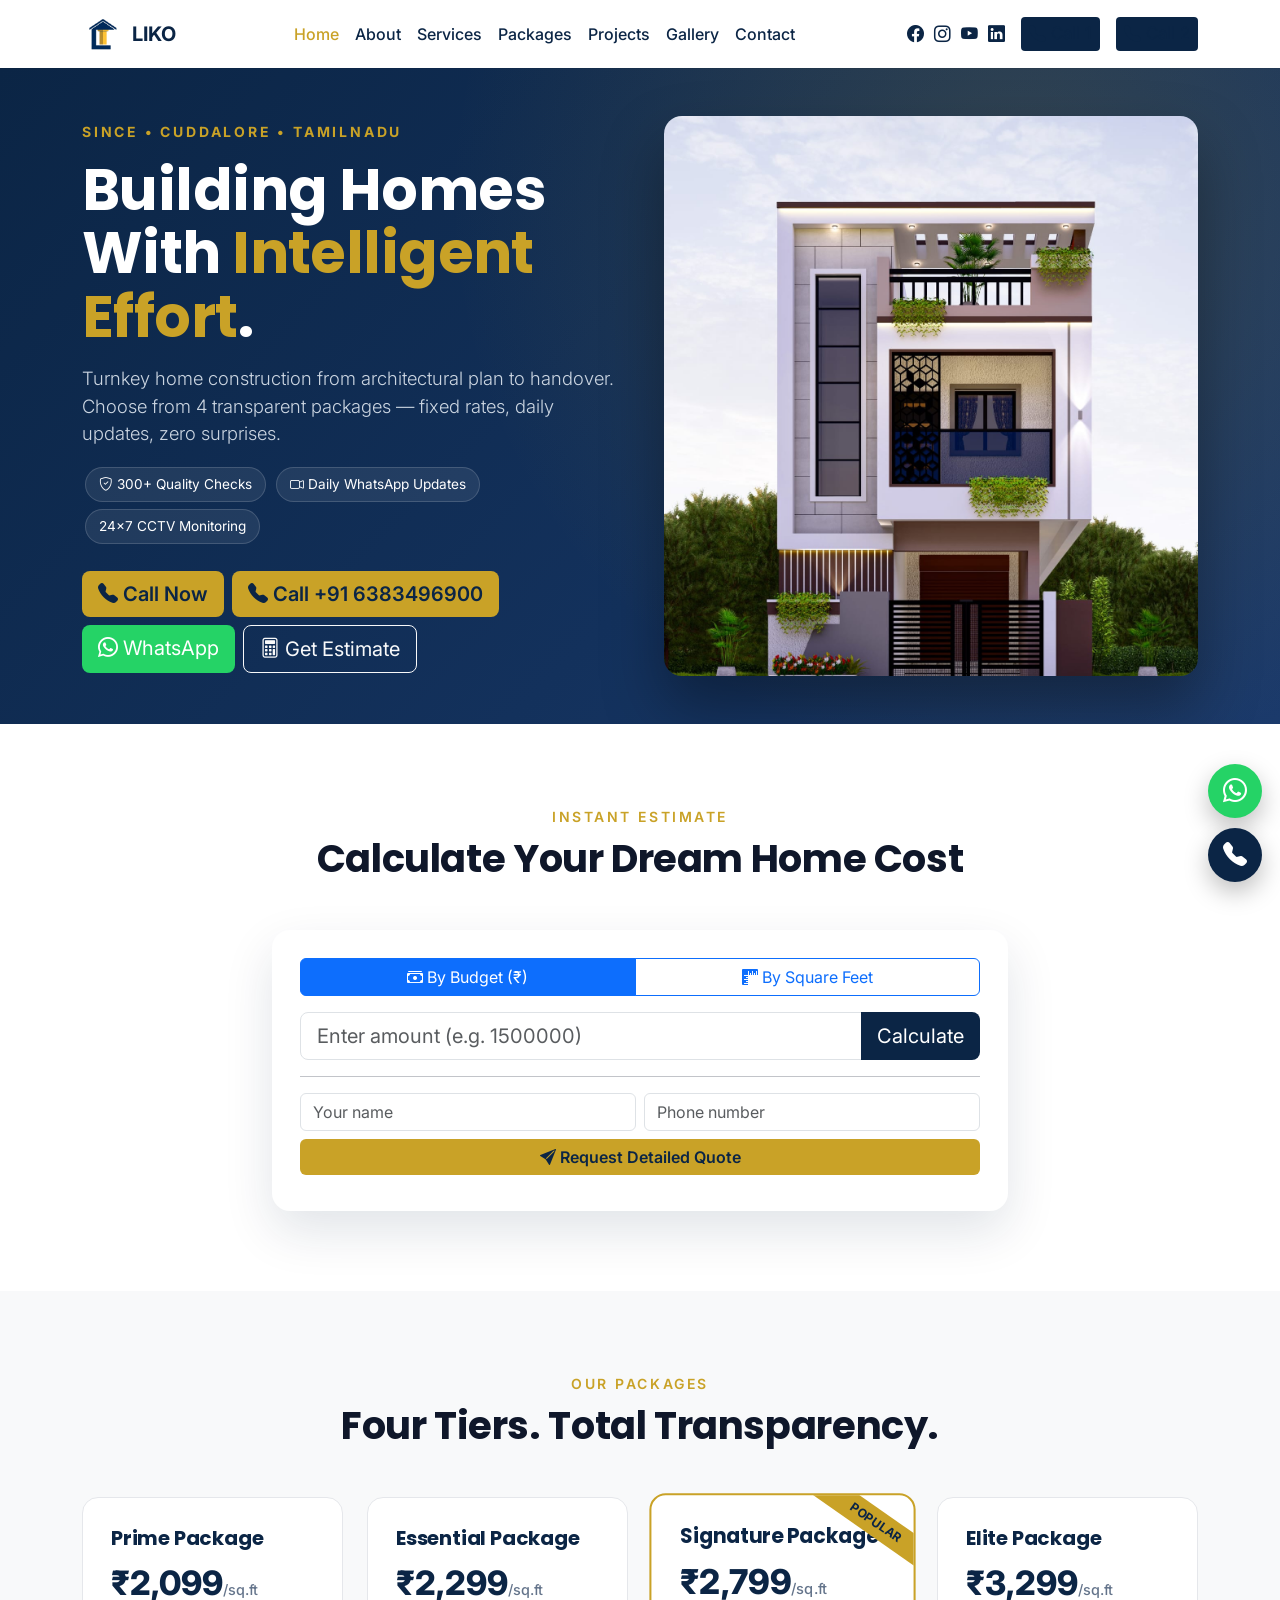
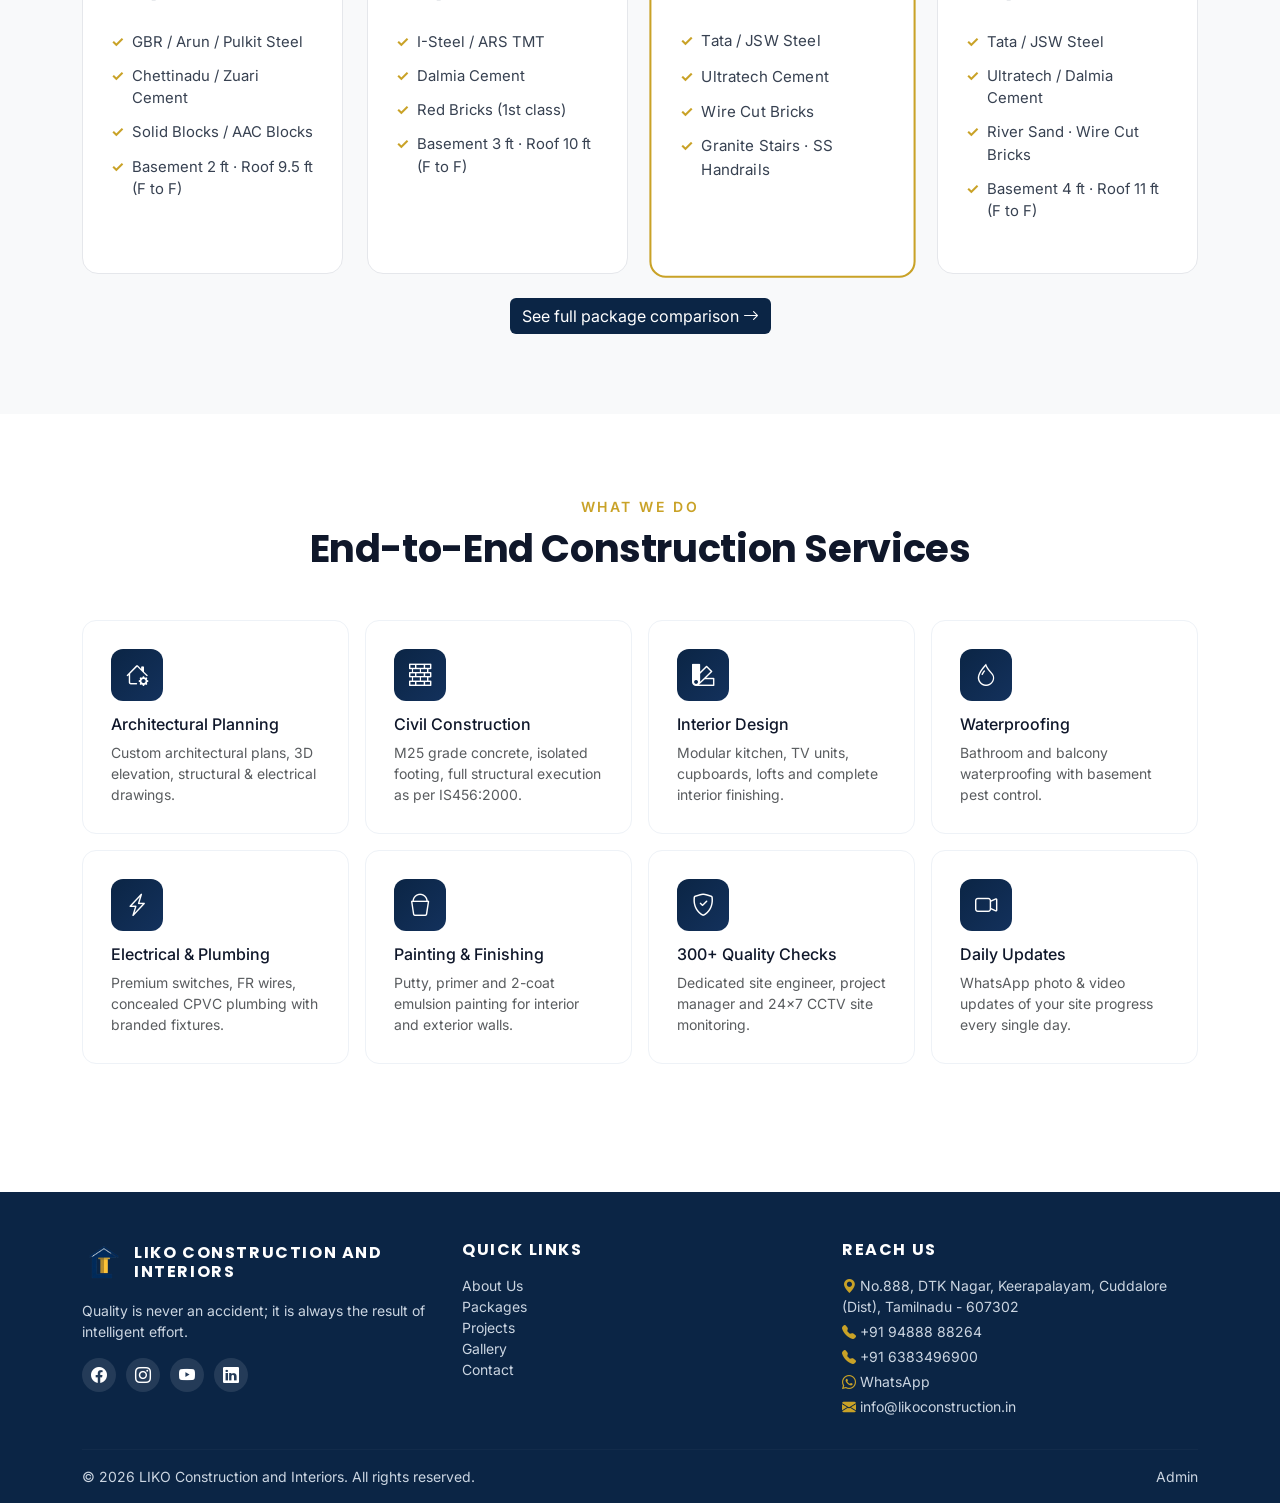
<file: index.html>
<!doctype html>
<html lang="en">
<head>
<meta charset="utf-8">
<meta name="viewport" content="width=device-width,initial-scale=1">
<title>LIKO Construction & Interiors | Home Builders in Cuddalore, Tamilnadu</title>
<meta name="description" content="LIKO Construction offers turnkey home construction in Cuddalore with 4 transparent packages: Prime, Essential, Signature, Elite. Get instant cost estimate.">
<link rel="icon" href="images/favicon.png" type="image/png">
<link href="https://cdn.jsdelivr.net/npm/bootstrap@5.3.3/dist/css/bootstrap.min.css" rel="stylesheet">
<link href="https://cdn.jsdelivr.net/npm/bootstrap-icons@1.11.3/font/bootstrap-icons.css" rel="stylesheet">
<link href="https://fonts.googleapis.com/css2?family=Inter:wght@400;500;600;700&family=Poppins:wght@500;600;700;800&display=swap" rel="stylesheet">
<link rel="stylesheet" href="css/styles.css">
<link rel="canonical" href="./index.html">
<meta property="og:title" content="LIKO Construction & Interiors">
<meta property="og:description" content="Turnkey home builders in Cuddalore. 4 packages starting at ₹2099/sq.ft.">
<meta property="og:image" content="images/elevation.jpeg">
</head>
<body>
<div id="site-header"></div>

<section class="hero">
  <div class="container py-5">
    <div class="row align-items-center g-5">
      <div class="col-lg-6">
        <small class="text-gold fw-bold" style="letter-spacing:.2em">SINCE • CUDDALORE • TAMILNADU</small>
        <h1 class="mt-3">Building Homes With <span class="text-gold">Intelligent Effort</span>.</h1>
        <p class="lead mt-3">Turnkey home construction from architectural plan to handover. Choose from 4 transparent packages — fixed rates, daily updates, zero surprises.</p>
        <div class="hero-badges mb-4">
          <span><i class="bi bi-shield-check"></i> 300+ Quality Checks</span>
          <span><i class="bi bi-camera-video"></i> Daily WhatsApp Updates</span>
          <span><i class="bi bi-cctv"></i> 24x7 CCTV Monitoring</span>
        </div>
        <div class="d-flex flex-wrap gap-2">
          <a id="heroCall" class="btn btn-gold btn-lg"><i class="bi bi-telephone-fill"></i> Call Now</a>
          <a id="heroCall2" class="btn btn-gold btn-lg d-none"><i class="bi bi-telephone-fill"></i> Call</a>
          <a href="https://wa.me/919488888264" class="btn btn-whatsapp btn-lg"><i class="bi bi-whatsapp"></i> WhatsApp</a>
          <a href="#estimate" class="btn btn-outline-light btn-lg"><i class="bi bi-calculator"></i> Get Estimate</a>
        </div>
      </div>
      <div class="col-lg-6">
        <img class="hero-img" src="images/elevation.jpeg" alt="Modern G+1 house elevation design by LIKO Construction" loading="eager">
      </div>
    </div>
  </div>
</section>

<section class="section" id="estimate">
  <div class="container">
    <div class="section-title text-center">
      <small>Instant Estimate</small>
      <h2>Calculate Your Dream Home Cost</h2>
    </div>
    <div class="row justify-content-center">
      <div class="col-lg-8">
        <div class="estimate-box">
          <div class="btn-group w-100 mb-3" role="group">
            <input type="radio" class="btn-check" name="emode" id="m1" value="budget" checked>
            <label class="btn btn-outline-primary" for="m1"><i class="bi bi-cash-stack"></i> By Budget (₹)</label>
            <input type="radio" class="btn-check" name="emode" id="m2" value="sqft">
            <label class="btn btn-outline-primary" for="m2"><i class="bi bi-rulers"></i> By Square Feet</label>
          </div>
          <div class="input-group input-group-lg">
            <input id="eval" type="number" class="form-control" placeholder="Enter amount (e.g. 1500000)" min="1">
            <button class="btn btn-brand" id="ebtn">Calculate</button>
          </div>
          <div id="eresult" class="estimate-result d-none"></div>
          <hr>
          <form id="leadForm" class="row g-2">
            <div class="col-md-6"><input required class="form-control" name="name" placeholder="Your name"></div>
            <div class="col-md-6"><input required class="form-control" name="phone" placeholder="Phone number"></div>
            <div class="col-12"><button class="btn btn-gold w-100"><i class="bi bi-send-fill"></i> Request Detailed Quote</button></div>
          </form>
          <div id="leadMsg" class="small mt-2"></div>
        </div>
      </div>
    </div>
  </div>
</section>

<section class="section bg-light" id="packages-preview">
  <div class="container">
    <div class="section-title text-center">
      <small>Our Packages</small>
      <h2>Four Tiers. Total Transparency.</h2>
    </div>
    <div class="row g-4" id="pkgRow"></div>
    <div class="text-center mt-4"><a href="packages.html" class="btn btn-brand">See full package comparison <i class="bi bi-arrow-right"></i></a></div>
  </div>
</section>

<section class="section">
  <div class="container">
    <div class="section-title text-center">
      <small>What We Do</small>
      <h2>End-to-End Construction Services</h2>
    </div>
    <div class="row g-3" id="svcRow"></div>
  </div>
</section>

<div id="site-footer"></div>
<script src="https://cdn.jsdelivr.net/npm/bootstrap@5.3.3/dist/js/bootstrap.bundle.min.js"></script>
<script src="js/app.js"></script>
<script>
(async()=>{
  const site = await mountChrome('index');
  // packages preview
  document.getElementById('pkgRow').innerHTML = renderPackageCards(site.packages, {limit:4});
  document.getElementById('svcRow').innerHTML = renderServices(site.services);
  const heroCall = document.getElementById('heroCall');
  const heroCall2 = document.getElementById('heroCall2');
  if(heroCall){
    heroCall.href = `tel:${site.phoneRaw}`;
  }
  if(heroCall2){
    if(site.phone2Raw && site.phone2){
      heroCall2.href = `tel:${site.phone2Raw}`;
      heroCall2.innerHTML = `<i class="bi bi-telephone-fill"></i> Call ${site.phone2}`;
      heroCall2.classList.remove('d-none');
    } else {
      heroCall2.classList.add('d-none');
    }
  }
  // estimate
  document.getElementById('ebtn').addEventListener('click',()=>{document.getElementById('eresult').classList.remove('d-none');renderEstimate(site);});
  document.getElementById('eval').addEventListener('keypress',e=>{if(e.key==='Enter')document.getElementById('ebtn').click()});
  document.getElementById('leadForm').addEventListener('submit',e=>{
    e.preventDefault();const fd=new FormData(e.target);
    saveEstimateRequest({name:fd.get('name'),phone:fd.get('phone'),value:document.getElementById('eval').value,mode:document.querySelector('input[name="emode"]:checked').value});
    document.getElementById('leadMsg').innerHTML='<span class="text-success">✓ Request received! Our team will contact you soon.</span>';
    e.target.reset();
  });
})();
</script>
</body></html>
</file>
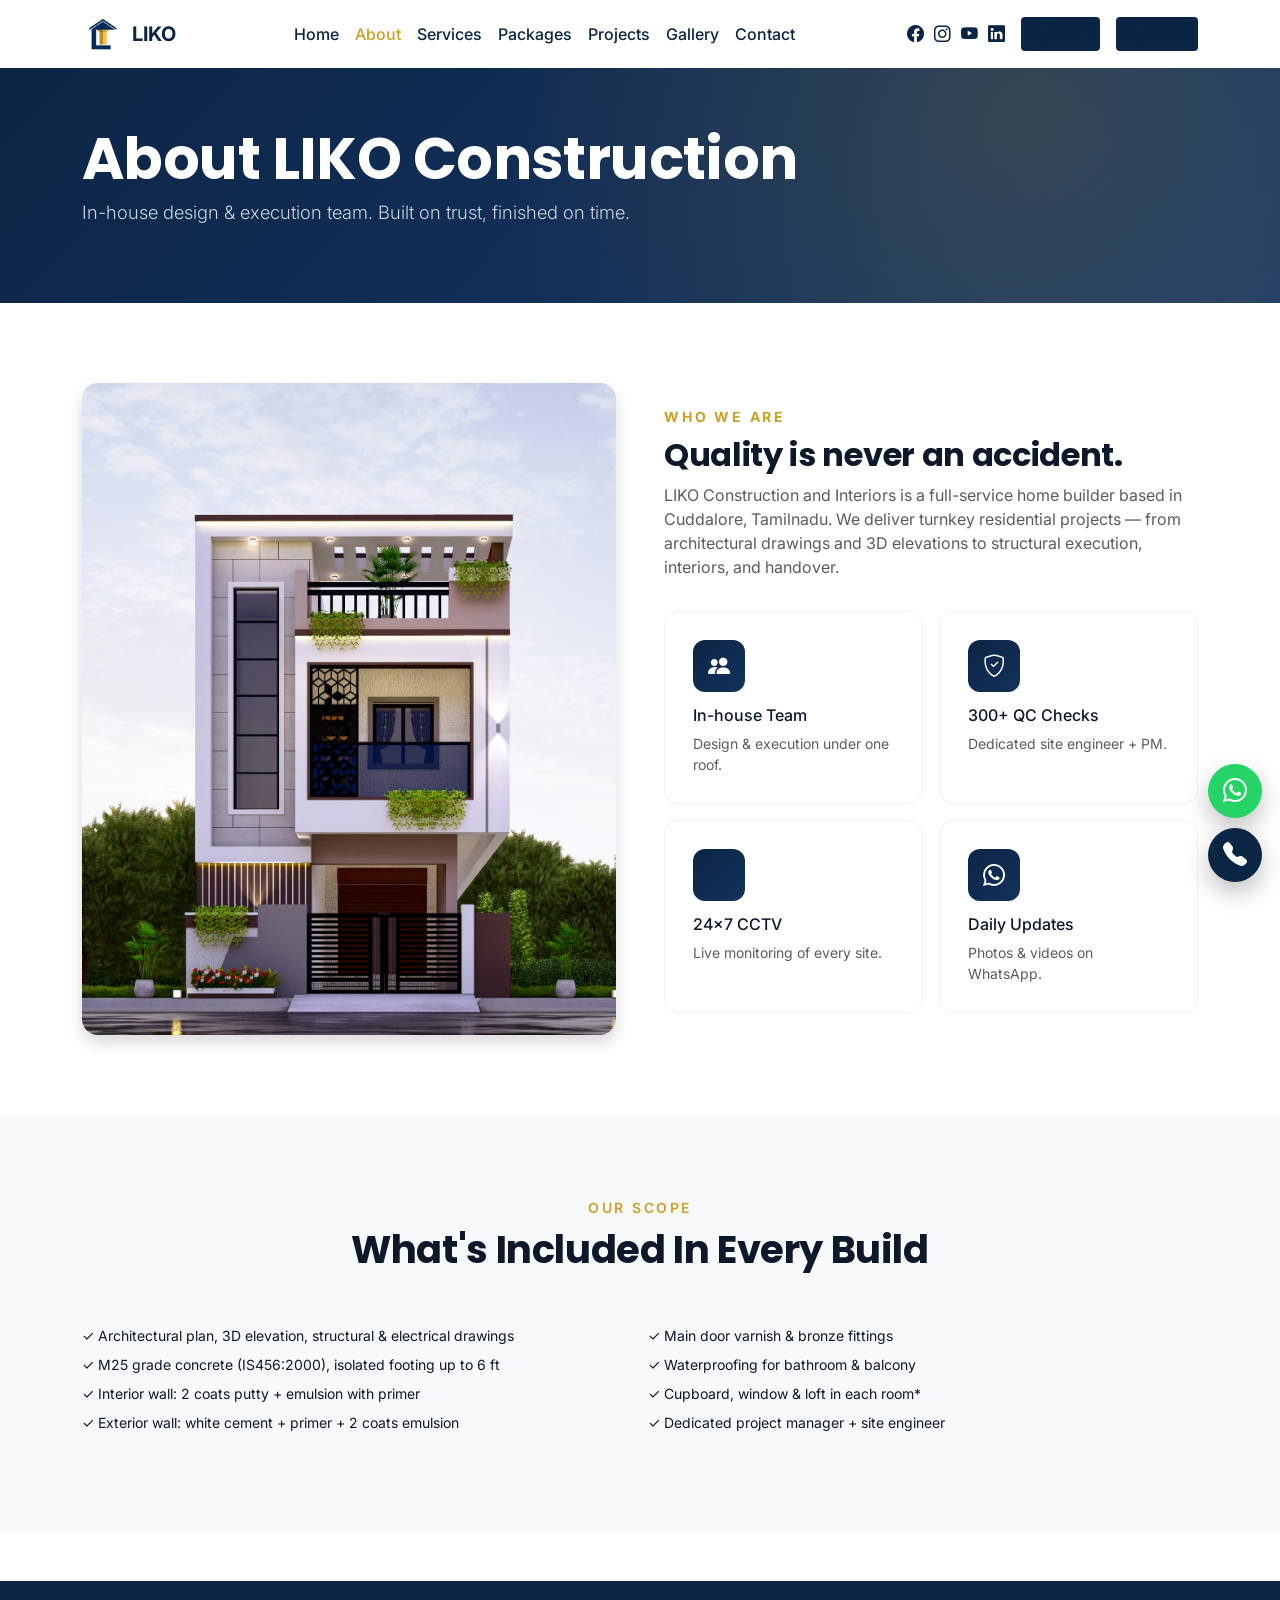
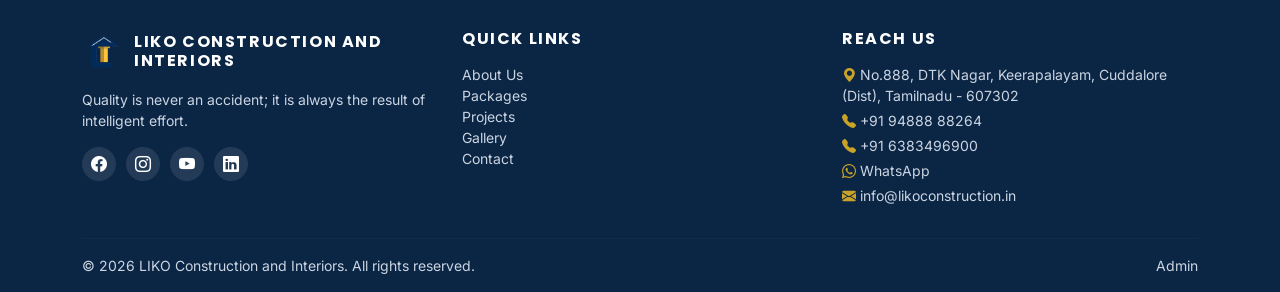
<file: about.html>
<!doctype html><html lang="en"><head>
<meta charset="utf-8"><meta name="viewport" content="width=device-width,initial-scale=1">
<title>About | LIKO Construction & Interiors</title>
<meta name="description" content="LIKO Construction is a Cuddalore-based home builder delivering quality turnkey homes with in-house design and execution teams.">
<link rel="icon" href="images/favicon.png">
<link href="https://cdn.jsdelivr.net/npm/bootstrap@5.3.3/dist/css/bootstrap.min.css" rel="stylesheet">
<link href="https://cdn.jsdelivr.net/npm/bootstrap-icons@1.11.3/font/bootstrap-icons.css" rel="stylesheet">
<link href="https://fonts.googleapis.com/css2?family=Inter:wght@400;500;600;700&family=Poppins:wght@500;600;700;800&display=swap" rel="stylesheet">
<link rel="stylesheet" href="css/styles.css"></head><body>
<div id="site-header"></div>
<section class="hero" style="padding:60px 0"><div class="container"><h1>About LIKO Construction</h1><p class="lead">In-house design & execution team. Built on trust, finished on time.</p></div></section>
<section class="section"><div class="container">
<div class="row g-5 align-items-center">
<div class="col-lg-6"><img src="images/elevation.jpeg" class="img-fluid rounded-4 shadow" alt="LIKO project"></div>
<div class="col-lg-6">
<small class="text-gold fw-bold" style="letter-spacing:.2em">WHO WE ARE</small>
<h2 class="mt-2">Quality is never an accident.</h2>
<p class="text-muted">LIKO Construction and Interiors is a full-service home builder based in Cuddalore, Tamilnadu. We deliver turnkey residential projects — from architectural drawings and 3D elevations to structural execution, interiors, and handover.</p>
<div class="row g-3 mt-2">
<div class="col-6"><div class="feature-card"><div class="ic"><i class="bi bi-people-fill"></i></div><h6>In-house Team</h6><p class="small text-muted mb-0">Design & execution under one roof.</p></div></div>
<div class="col-6"><div class="feature-card"><div class="ic"><i class="bi bi-shield-check"></i></div><h6>300+ QC Checks</h6><p class="small text-muted mb-0">Dedicated site engineer + PM.</p></div></div>
<div class="col-6"><div class="feature-card"><div class="ic"><i class="bi bi-cctv"></i></div><h6>24x7 CCTV</h6><p class="small text-muted mb-0">Live monitoring of every site.</p></div></div>
<div class="col-6"><div class="feature-card"><div class="ic"><i class="bi bi-whatsapp"></i></div><h6>Daily Updates</h6><p class="small text-muted mb-0">Photos & videos on WhatsApp.</p></div></div>
</div></div></div>
</div></section>
<section class="section bg-light"><div class="container">
<div class="section-title text-center"><small>Our Scope</small><h2>What's Included In Every Build</h2></div>
<div class="row g-3">
<div class="col-md-6"><ul class="list-unstyled small">
<li class="py-1">✓ Architectural plan, 3D elevation, structural & electrical drawings</li>
<li class="py-1">✓ M25 grade concrete (IS456:2000), isolated footing up to 6 ft</li>
<li class="py-1">✓ Interior wall: 2 coats putty + emulsion with primer</li>
<li class="py-1">✓ Exterior wall: white cement + primer + 2 coats emulsion</li>
</ul></div>
<div class="col-md-6"><ul class="list-unstyled small">
<li class="py-1">✓ Main door varnish & bronze fittings</li>
<li class="py-1">✓ Waterproofing for bathroom & balcony</li>
<li class="py-1">✓ Cupboard, window & loft in each room*</li>
<li class="py-1">✓ Dedicated project manager + site engineer</li>
</ul></div></div>
</div></section>
<div id="site-footer"></div>
<script src="https://cdn.jsdelivr.net/npm/bootstrap@5.3.3/dist/js/bootstrap.bundle.min.js"></script>
<script src="js/app.js"></script><script>mountChrome('about');</script>
</body></html>
</file>
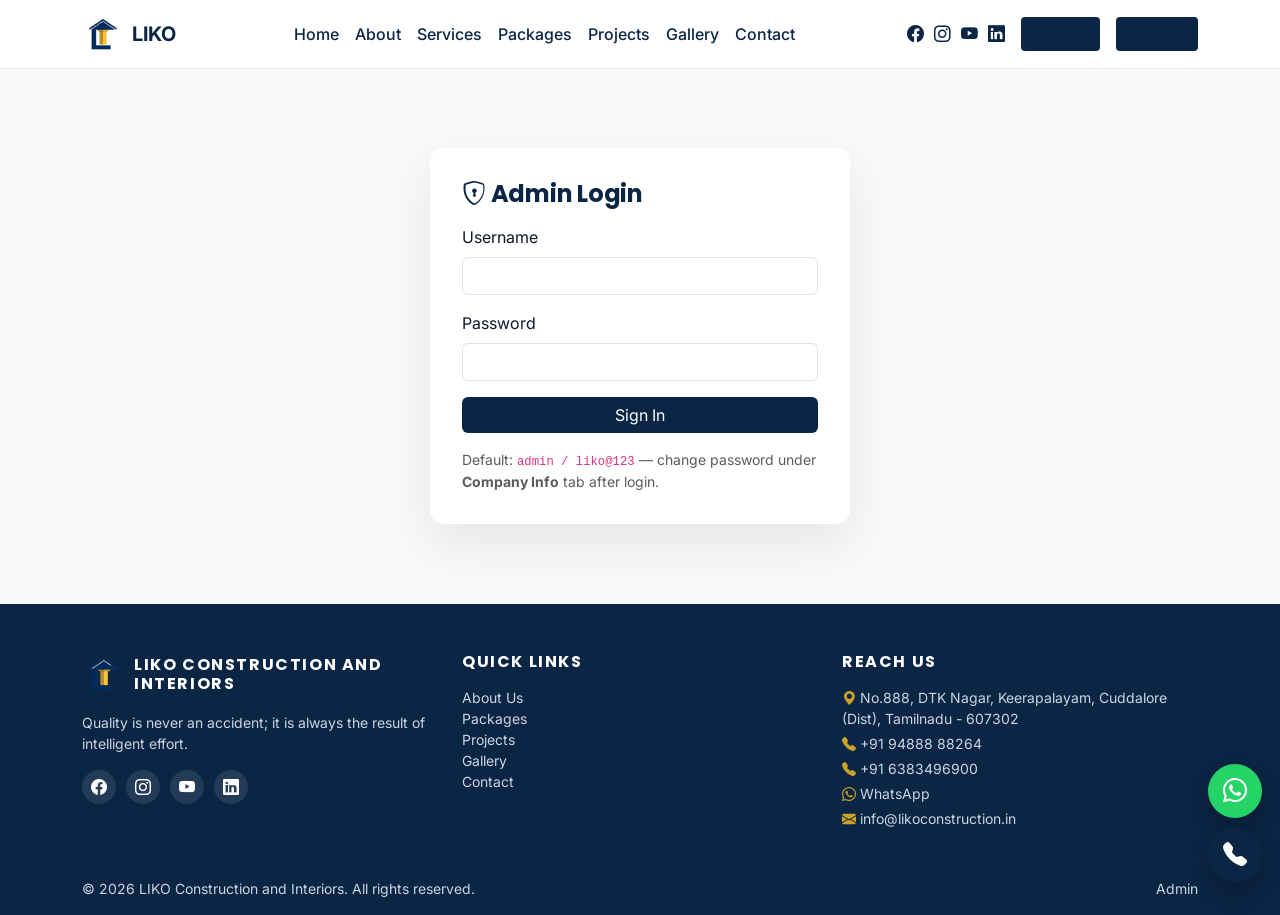
<file: admin.html>
<!doctype html><html lang="en"><head>
<meta charset="utf-8"><meta name="viewport" content="width=device-width,initial-scale=1">
<title>Admin | LIKO Construction</title>
<meta name="robots" content="noindex">
<link rel="icon" href="images/favicon.png">
<link href="https://cdn.jsdelivr.net/npm/bootstrap@5.3.3/dist/css/bootstrap.min.css" rel="stylesheet">
<link href="https://cdn.jsdelivr.net/npm/bootstrap-icons@1.11.3/font/bootstrap-icons.css" rel="stylesheet">
<link href="https://fonts.googleapis.com/css2?family=Inter:wght@400;500;600;700&family=Poppins:wght@500;600;700;800&display=swap" rel="stylesheet">
<link rel="stylesheet" href="css/styles.css"></head><body class="bg-light">
<div id="site-header"></div>

<div id="loginView" class="d-none">
  <div class="admin-card">
    <h4 class="text-brand mb-3"><i class="bi bi-shield-lock"></i> Admin Login</h4>
    <form id="loginForm">
      <div class="mb-3"><label class="form-label">Username</label><input required class="form-control" name="u" autocomplete="username"></div>
      <div class="mb-3"><label class="form-label">Password</label><input required type="password" class="form-control" name="p" autocomplete="current-password"></div>
      <button class="btn btn-brand w-100">Sign In</button>
      <div id="loginErr" class="small text-danger mt-2"></div>
    </form>
    <p class="small text-muted mt-3 mb-0">Default: <code>admin / liko@123</code> — change password under <strong>Company Info</strong> tab after login.</p>
  </div>
</div>

<div id="panelView" class="d-none container py-5">
  <div class="d-flex flex-wrap justify-content-between align-items-center gap-2 mb-4">
    <div>
      <h3 class="text-brand m-0"><i class="bi bi-speedometer2"></i> Admin Panel</h3>
      <p class="small text-muted mb-0">Edit everything here — saved in your browser automatically. No coding needed.</p>
    </div>
    <div class="d-flex flex-wrap gap-2">
      <button class="btn btn-outline-secondary btn-sm" id="exportSite"><i class="bi bi-download"></i> Export Backup</button>
      <label class="btn btn-outline-secondary btn-sm mb-0"><i class="bi bi-upload"></i> Import Backup
        <input type="file" id="importSite" accept=".json" hidden></label>
      <button class="btn btn-outline-secondary btn-sm" id="resetBtn"><i class="bi bi-arrow-counterclockwise"></i> Reset to JSON</button>
      <button class="btn btn-outline-danger btn-sm" id="logoutBtn"><i class="bi bi-box-arrow-right"></i> Logout</button>
    </div>
  </div>

  <div class="alert alert-info small py-2">
    <i class="bi bi-info-circle"></i> Changes save to <strong>localStorage</strong> on this browser only. Use <strong>Export Backup</strong> to copy data to another PC. Click <strong>Reset to JSON</strong> to reload defaults from file.
  </div>

  <ul class="nav nav-tabs flex-nowrap overflow-auto mb-3 admin-tabs">
    <li class="nav-item"><button class="nav-link active" data-bs-toggle="tab" data-bs-target="#t-pkg">Prices</button></li>
    <li class="nav-item"><button class="nav-link" data-bs-toggle="tab" data-bs-target="#t-spec">Specifications</button></li>
    <li class="nav-item"><button class="nav-link" data-bs-toggle="tab" data-bs-target="#t-svc">Services</button></li>
    <li class="nav-item"><button class="nav-link" data-bs-toggle="tab" data-bs-target="#t-addon">Add-ons</button></li>
    <li class="nav-item"><button class="nav-link" data-bs-toggle="tab" data-bs-target="#t-co">Company Info</button></li>
    <li class="nav-item"><button class="nav-link" data-bs-toggle="tab" data-bs-target="#t-req">Estimates</button></li>
    <li class="nav-item"><button class="nav-link" data-bs-toggle="tab" data-bs-target="#t-prj">Projects</button></li>
    <li class="nav-item"><button class="nav-link" data-bs-toggle="tab" data-bs-target="#t-gal">Gallery</button></li>
  </ul>

  <div class="tab-content bg-white p-4 rounded shadow-sm">
    <div class="tab-pane fade show active" id="t-pkg">
      <h5>Package Rates</h5>
      <p class="small text-muted">Update per-sq.ft prices shown on the website and estimate calculator.</p>
      <div id="pkgEdit" class="row g-3"></div>
      <button class="btn btn-brand mt-3" id="savePkg"><i class="bi bi-check-lg"></i> Save Prices</button>
      <span id="pkgMsg" class="ms-2 small text-success"></span>
    </div>

    <div class="tab-pane fade" id="t-spec">
      <div class="d-flex justify-content-between align-items-center flex-wrap gap-2">
        <div>
          <h5 class="mb-1">Package Specifications</h5>
          <p class="small text-muted mb-0">Edit the detailed comparison table — cement, plastering, tiles, heights, etc.</p>
        </div>
        <button class="btn btn-brand btn-sm" id="saveSpec"><i class="bi bi-check-lg"></i> Save All Specs</button>
      </div>
      <span id="specMsg" class="small text-success d-block mt-1"></span>
      <div id="specEdit" class="mt-3"></div>
    </div>

    <div class="tab-pane fade" id="t-svc">
      <div class="d-flex justify-content-between align-items-center mb-3">
        <h5 class="m-0">Services</h5>
        <div>
          <button class="btn btn-outline-brand btn-sm" id="addSvc"><i class="bi bi-plus-lg"></i> Add Service</button>
          <button class="btn btn-brand btn-sm" id="saveSvc"><i class="bi bi-check-lg"></i> Save</button>
        </div>
      </div>
      <span id="svcMsg" class="small text-success"></span>
      <div id="svcEdit" class="mt-2"></div>
    </div>

    <div class="tab-pane fade" id="t-addon">
      <div class="d-flex justify-content-between align-items-center mb-3">
        <h5 class="m-0">Optional Add-ons</h5>
        <div>
          <button class="btn btn-outline-brand btn-sm" id="addAddon"><i class="bi bi-plus-lg"></i> Add</button>
          <button class="btn btn-brand btn-sm" id="saveAddon"><i class="bi bi-check-lg"></i> Save</button>
        </div>
      </div>
      <span id="addonMsg" class="small text-success"></span>
      <div id="addonEdit" class="mt-2"></div>
    </div>

    <div class="tab-pane fade" id="t-co">
      <h5>Company & Contact</h5>
      <p class="small text-muted">Phone, address, social links and admin password.</p>
      <form id="companyForm" onsubmit="return false"></form>
      <button class="btn btn-brand mt-3" id="saveCompany"><i class="bi bi-check-lg"></i> Save Company Info</button>
      <span id="coMsg" class="ms-2 small text-success"></span>
    </div>

    <div class="tab-pane fade" id="t-req">
      <div class="d-flex justify-content-between align-items-center flex-wrap gap-2">
        <h5 class="m-0">Estimate Requests</h5>
        <div>
          <button class="btn btn-outline-secondary btn-sm" id="exportReq"><i class="bi bi-download"></i> Export JSON</button>
          <button class="btn btn-outline-danger btn-sm" id="clearReq">Clear All</button>
        </div>
      </div>
      <div id="reqList" class="mt-3"></div>
    </div>

    <div class="tab-pane fade" id="t-prj">
      <div class="d-flex justify-content-between align-items-center flex-wrap gap-2 mb-3">
        <div>
          <h5 class="m-0">Projects</h5>
          <p class="small text-muted mb-0">House plans, elevations and completed work — image path, title & description.</p>
        </div>
        <button class="btn btn-brand btn-sm" id="savePrj"><i class="bi bi-check-lg"></i> Save Projects</button>
      </div>
      <span id="prjMsg" class="small text-success d-block mb-2"></span>
      <div id="prjEdit"></div>
    </div>

    <div class="tab-pane fade" id="t-gal">
      <div class="d-flex justify-content-between align-items-center flex-wrap gap-2 mb-3">
        <div>
          <h5 class="m-0">Gallery Photos</h5>
          <p class="small text-muted mb-0">Exterior, interior and ongoing site photos. Put files in <code>images/</code> folder then enter path here.</p>
        </div>
        <button class="btn btn-brand btn-sm" id="saveGal"><i class="bi bi-check-lg"></i> Save Gallery</button>
      </div>
      <span id="galMsg" class="small text-success d-block mb-2"></span>
      <div id="galEdit"></div>
    </div>
  </div>
</div>

<div id="site-footer"></div>
<script src="https://cdn.jsdelivr.net/npm/bootstrap@5.3.3/dist/js/bootstrap.bundle.min.js"></script>
<script src="js/app.js"></script>
<script src="js/admin.js"></script>
<script>
(async()=>{
  let site = await mountChrome('admin');
  const refresh = async()=>{site=await loadSite();renderAdminPanel(site);};
  const showLogin=()=>{document.getElementById('loginView').classList.remove('d-none');document.getElementById('panelView').classList.add('d-none');};
  const showPanel=()=>{document.getElementById('loginView').classList.add('d-none');document.getElementById('panelView').classList.remove('d-none');renderAdminPanel(site);};

  if(isAdmin()) showPanel(); else showLogin();

  document.getElementById('loginForm').addEventListener('submit',e=>{
    e.preventDefault();
    const fd=new FormData(e.target);
    if(adminLogin(fd.get('u'),fd.get('p'),site)) showPanel();
    else document.getElementById('loginErr').textContent='Invalid credentials';
  });
  document.getElementById('logoutBtn').addEventListener('click',()=>{adminLogout();location.reload();});
  document.getElementById('resetBtn').addEventListener('click',async()=>{
    if(confirm('Reset all site data to original data/site.json? Your edits will be lost.')){
      resetSite(); site=await loadSite(); renderAdminPanel(site);
    }
  });

  bindAdminEvents(site, refresh);
})();
</script>
</body></html>
</file>
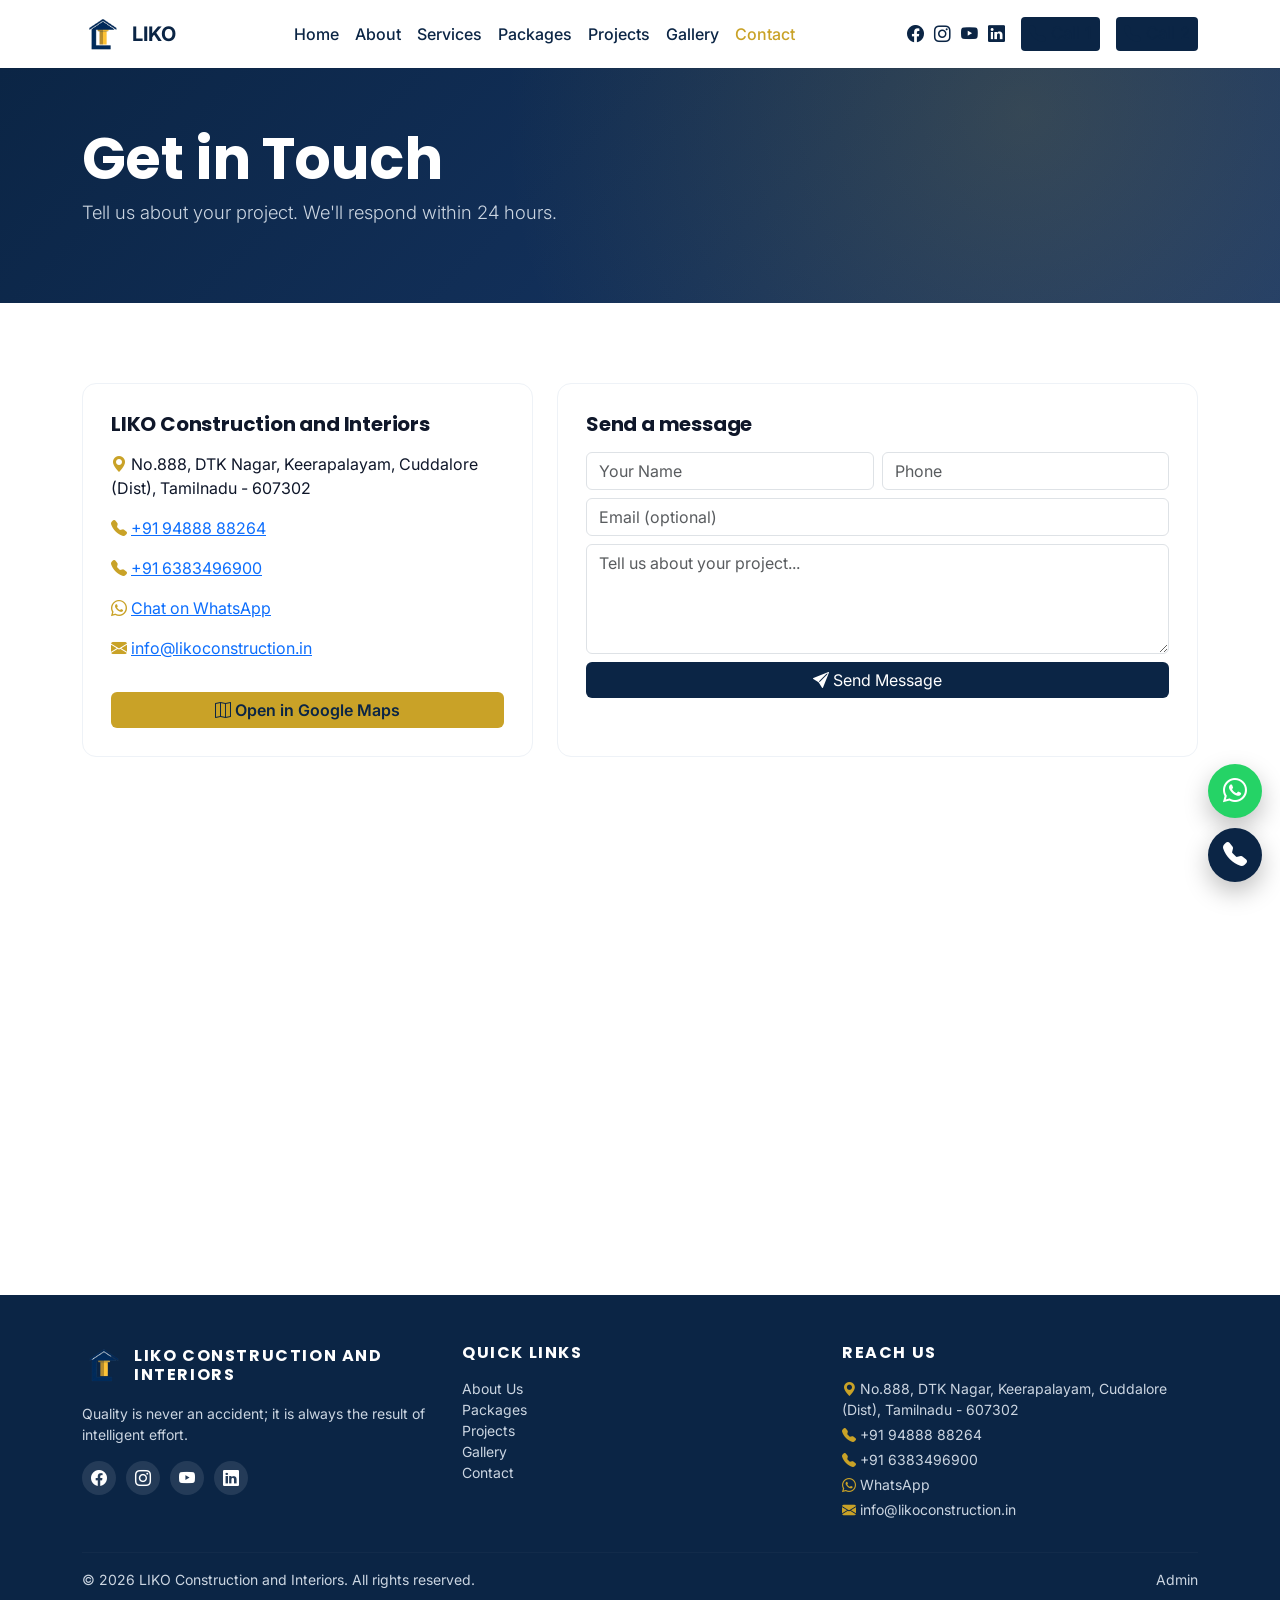
<file: contact.html>
<!doctype html><html lang="en"><head>
<meta charset="utf-8"><meta name="viewport" content="width=device-width,initial-scale=1">
<title>Contact | LIKO Construction</title>
<meta name="description" content="Contact LIKO Construction in Cuddalore, Tamilnadu. Call +91 94888 88264 or WhatsApp for a free consultation.">
<link rel="icon" href="images/favicon.png">
<link href="https://cdn.jsdelivr.net/npm/bootstrap@5.3.3/dist/css/bootstrap.min.css" rel="stylesheet">
<link href="https://cdn.jsdelivr.net/npm/bootstrap-icons@1.11.3/font/bootstrap-icons.css" rel="stylesheet">
<link href="https://fonts.googleapis.com/css2?family=Inter:wght@400;500;600;700&family=Poppins:wght@500;600;700;800&display=swap" rel="stylesheet">
<link rel="stylesheet" href="css/styles.css"></head><body>
<div id="site-header"></div>
<section class="hero" style="padding:60px 0"><div class="container"><h1>Get in Touch</h1><p class="lead">Tell us about your project. We'll respond within 24 hours.</p></div></section>
<section class="section"><div class="container"><div class="row g-4">
<div class="col-lg-5"><div class="feature-card h-100" id="cinfo"></div></div>
<div class="col-lg-7"><div class="feature-card h-100">
<h5 class="mb-3">Send a message</h5>
<form id="cform" class="row g-2">
<div class="col-md-6"><input required class="form-control" name="name" placeholder="Your Name"></div>
<div class="col-md-6"><input required class="form-control" name="phone" placeholder="Phone"></div>
<div class="col-12"><input class="form-control" name="email" type="email" placeholder="Email (optional)"></div>
<div class="col-12"><textarea required class="form-control" name="msg" rows="4" placeholder="Tell us about your project..."></textarea></div>
<div class="col-12"><button class="btn btn-brand w-100"><i class="bi bi-send-fill"></i> Send Message</button></div>
</form>
<div id="cmsg" class="small mt-2"></div>
</div></div>
</div>
<div class="mt-4"><iframe id="cmap" style="width:100%;height:380px;border:0;border-radius:14px" loading="lazy"></iframe></div>
</div></section>
<div id="site-footer"></div>
<script src="https://cdn.jsdelivr.net/npm/bootstrap@5.3.3/dist/js/bootstrap.bundle.min.js"></script>
<script src="js/app.js"></script>
<script>(async()=>{const s=await mountChrome('contact');
const contactPhones = [{raw:s.phoneRaw,label:s.phone}];
if(s.phone2Raw && s.phone2) contactPhones.push({raw:s.phone2Raw,label:s.phone2});
document.getElementById('cinfo').innerHTML=`<h5 class="mb-3">${s.company}</h5>
<p><i class="bi bi-geo-alt-fill text-gold"></i> ${s.address}</p>
${contactPhones.map(p=>`<p><i class="bi bi-telephone-fill text-gold"></i> <a href="tel:${p.raw}">${p.label}</a></p>`).join('')}
<p><i class="bi bi-whatsapp text-gold"></i> <a href="https://wa.me/${s.whatsapp}">Chat on WhatsApp</a></p>
<p><i class="bi bi-envelope-fill text-gold"></i> <a href="mailto:${s.email}">${s.email}</a></p>
<a class="btn btn-gold w-100 mt-3" href="${s.mapsLink}" target="_blank"><i class="bi bi-map"></i> Open in Google Maps</a>`;
document.getElementById('cmap').src=s.mapsEmbed;
document.getElementById('cform').addEventListener('submit',e=>{e.preventDefault();const fd=new FormData(e.target);
saveEstimateRequest({name:fd.get('name'),phone:fd.get('phone'),email:fd.get('email'),message:fd.get('msg'),mode:'contact'});
document.getElementById('cmsg').innerHTML='<span class="text-success">✓ Message sent! We will contact you shortly.</span>';e.target.reset();});
})();</script>
</body></html>
</file>
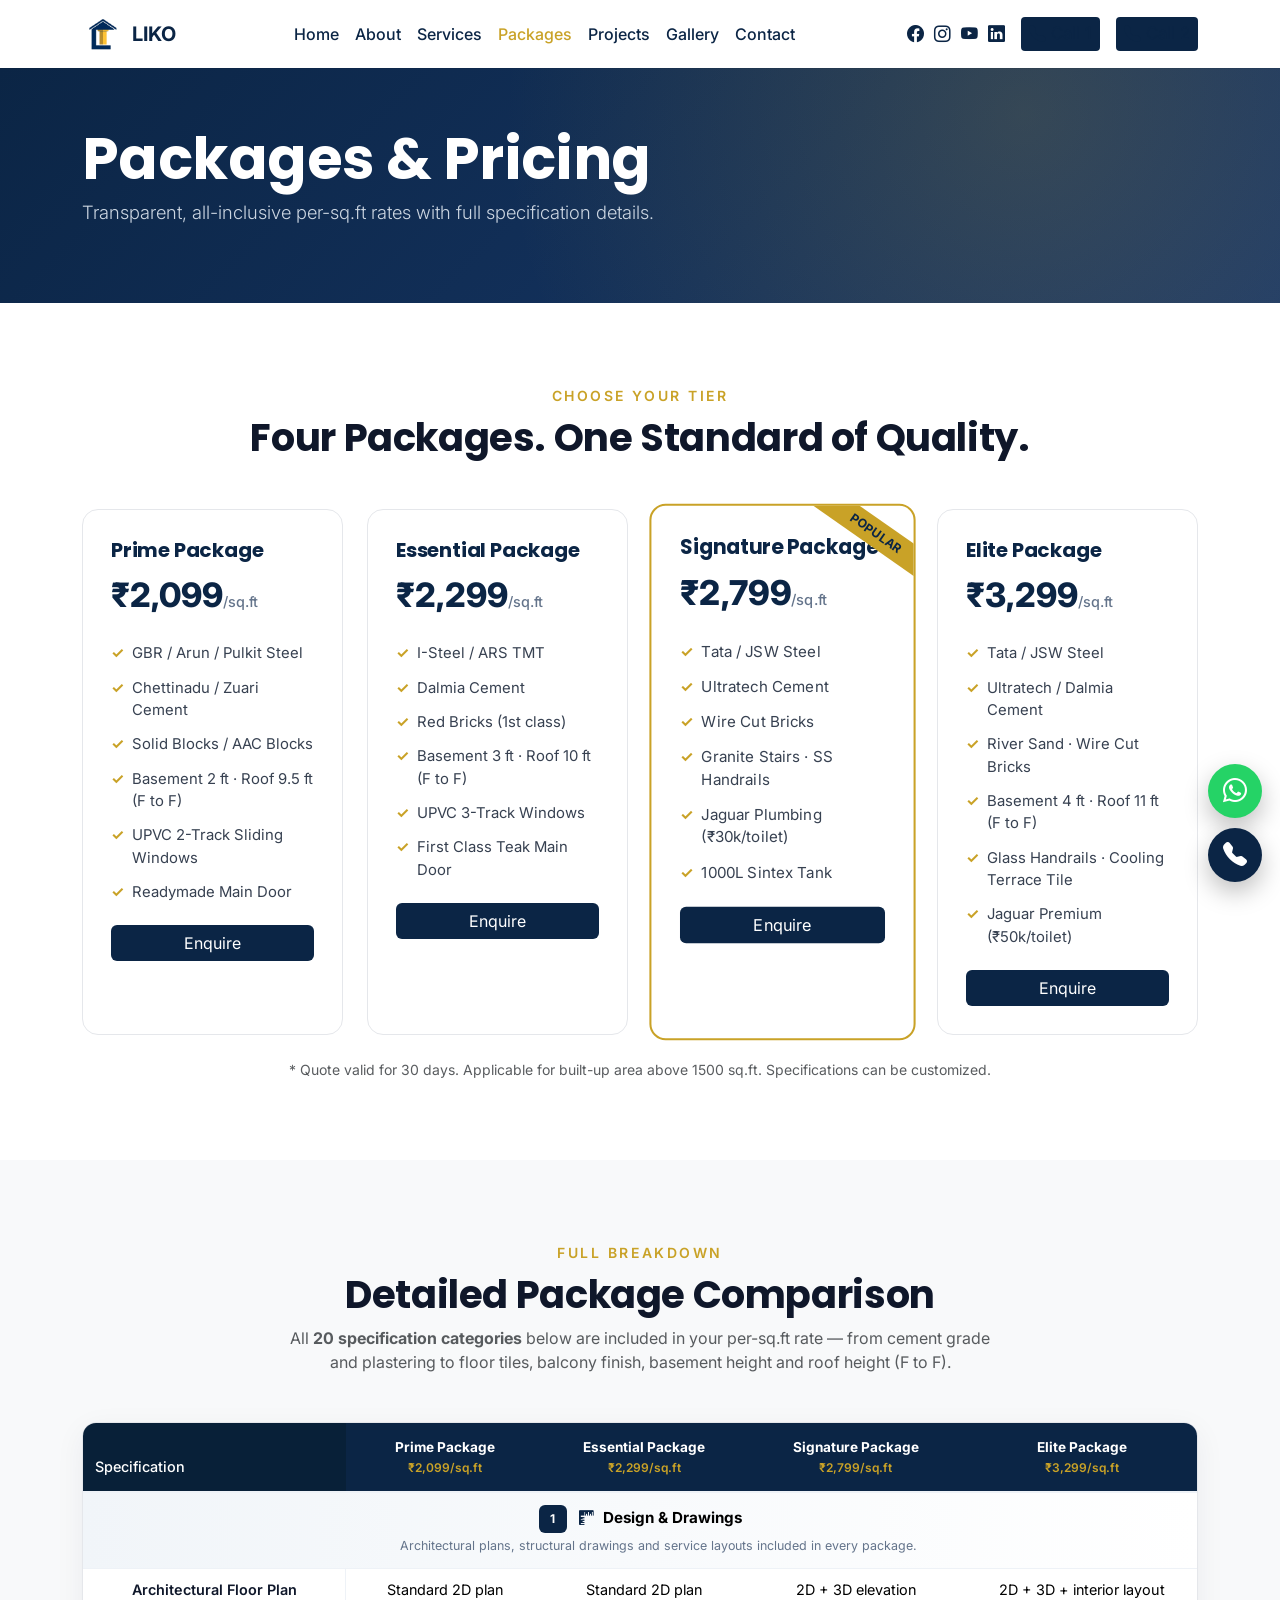
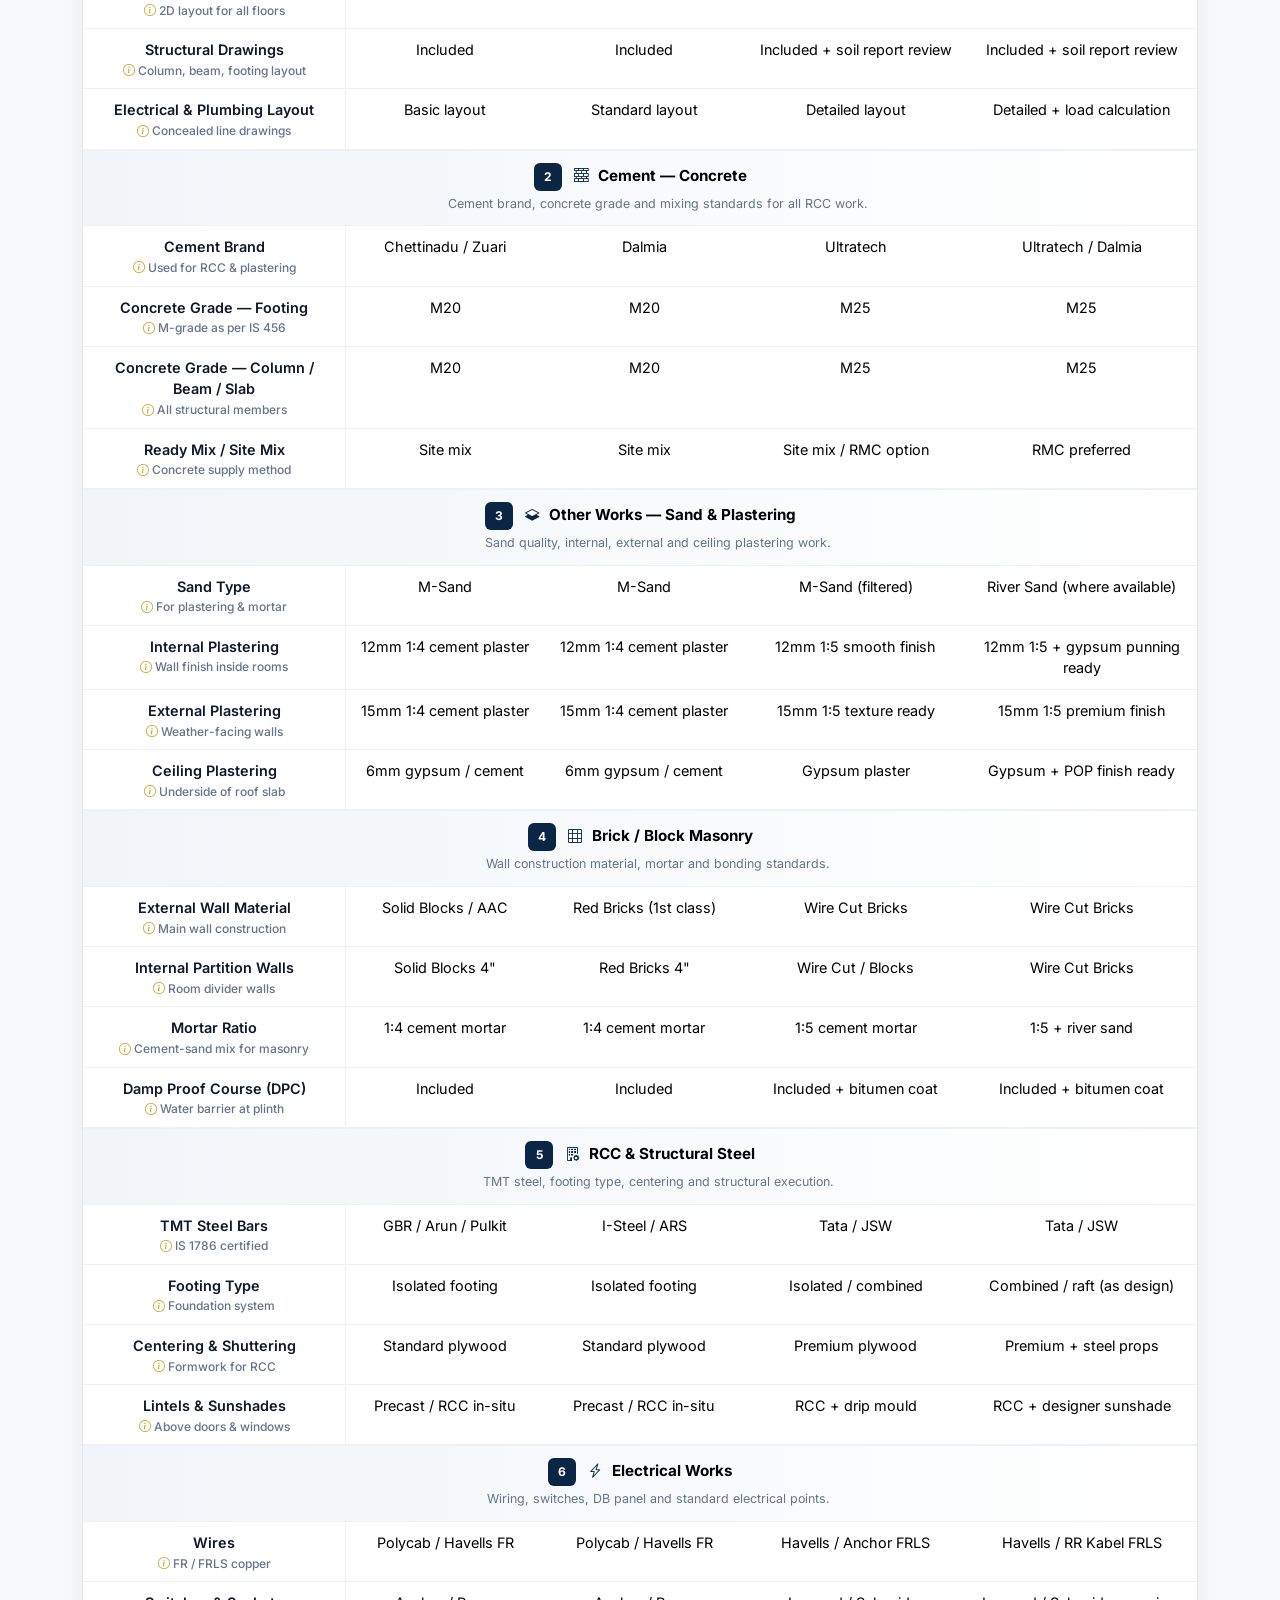
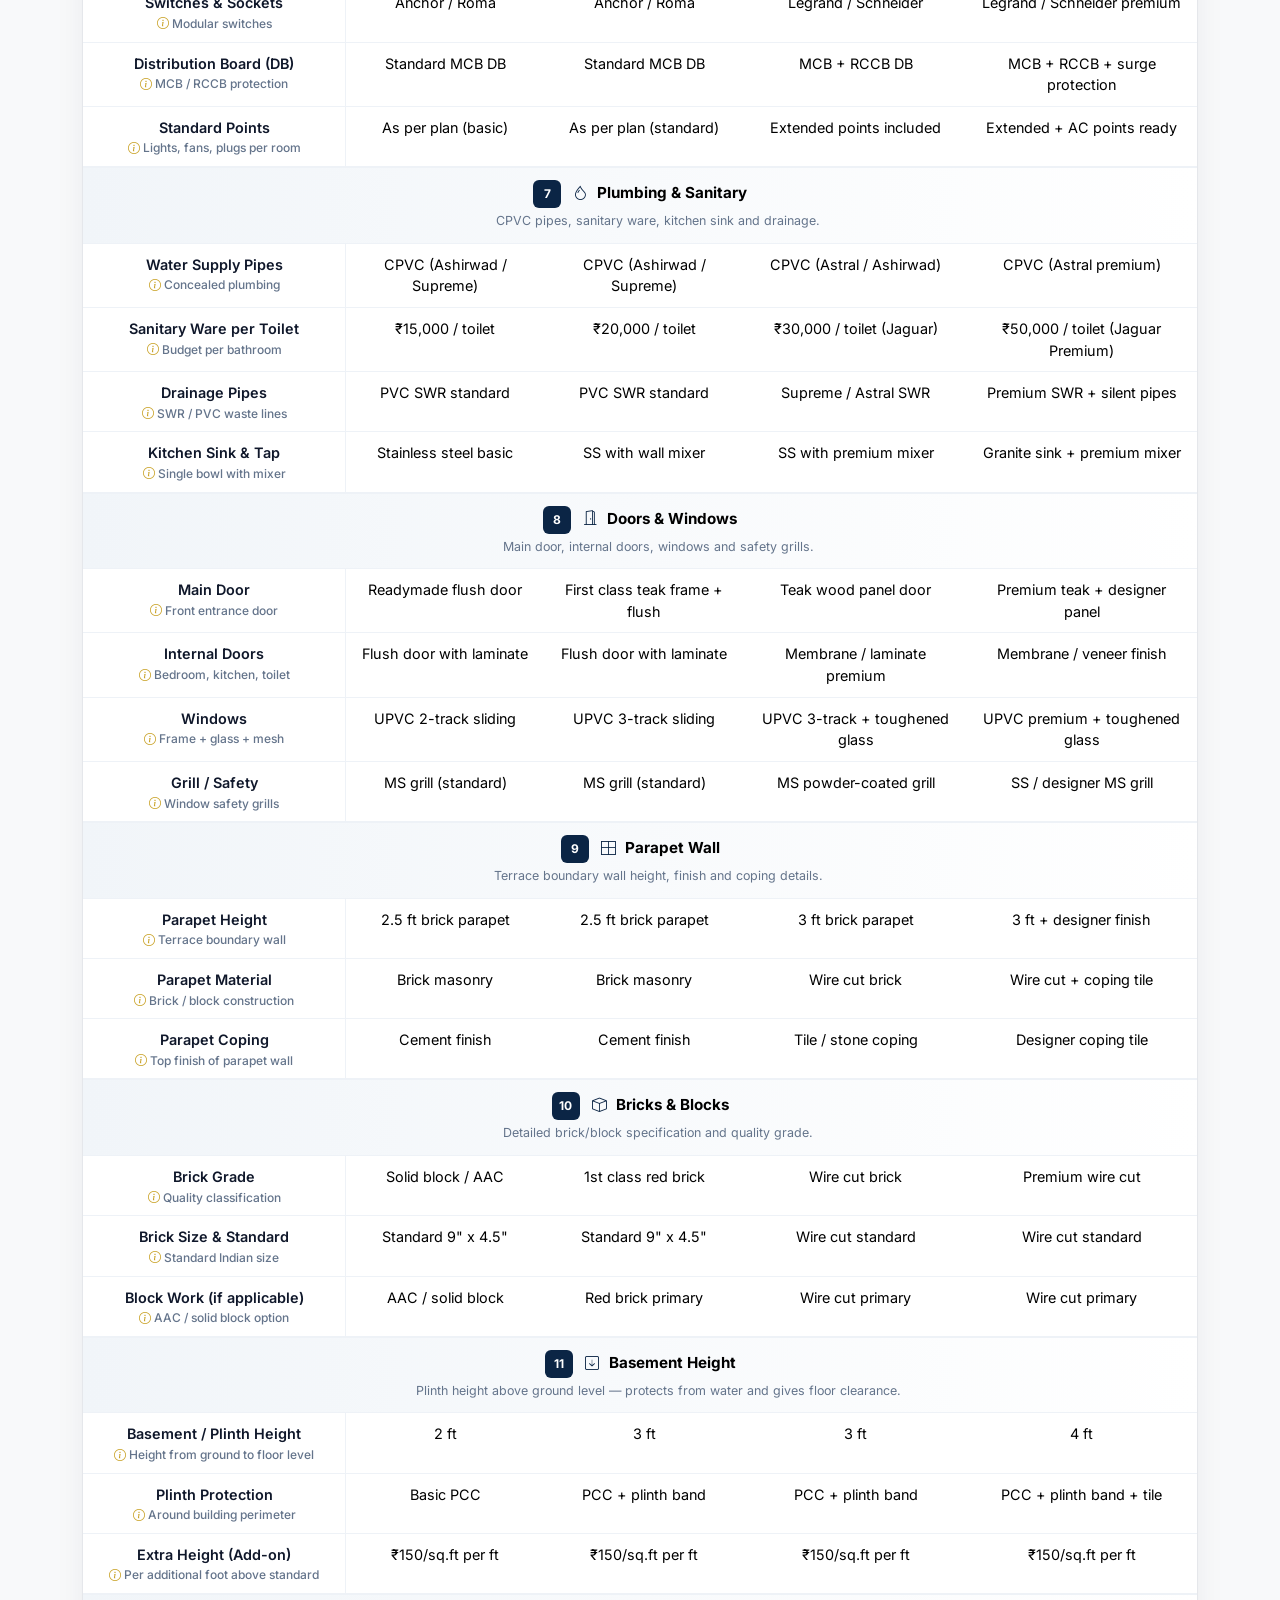
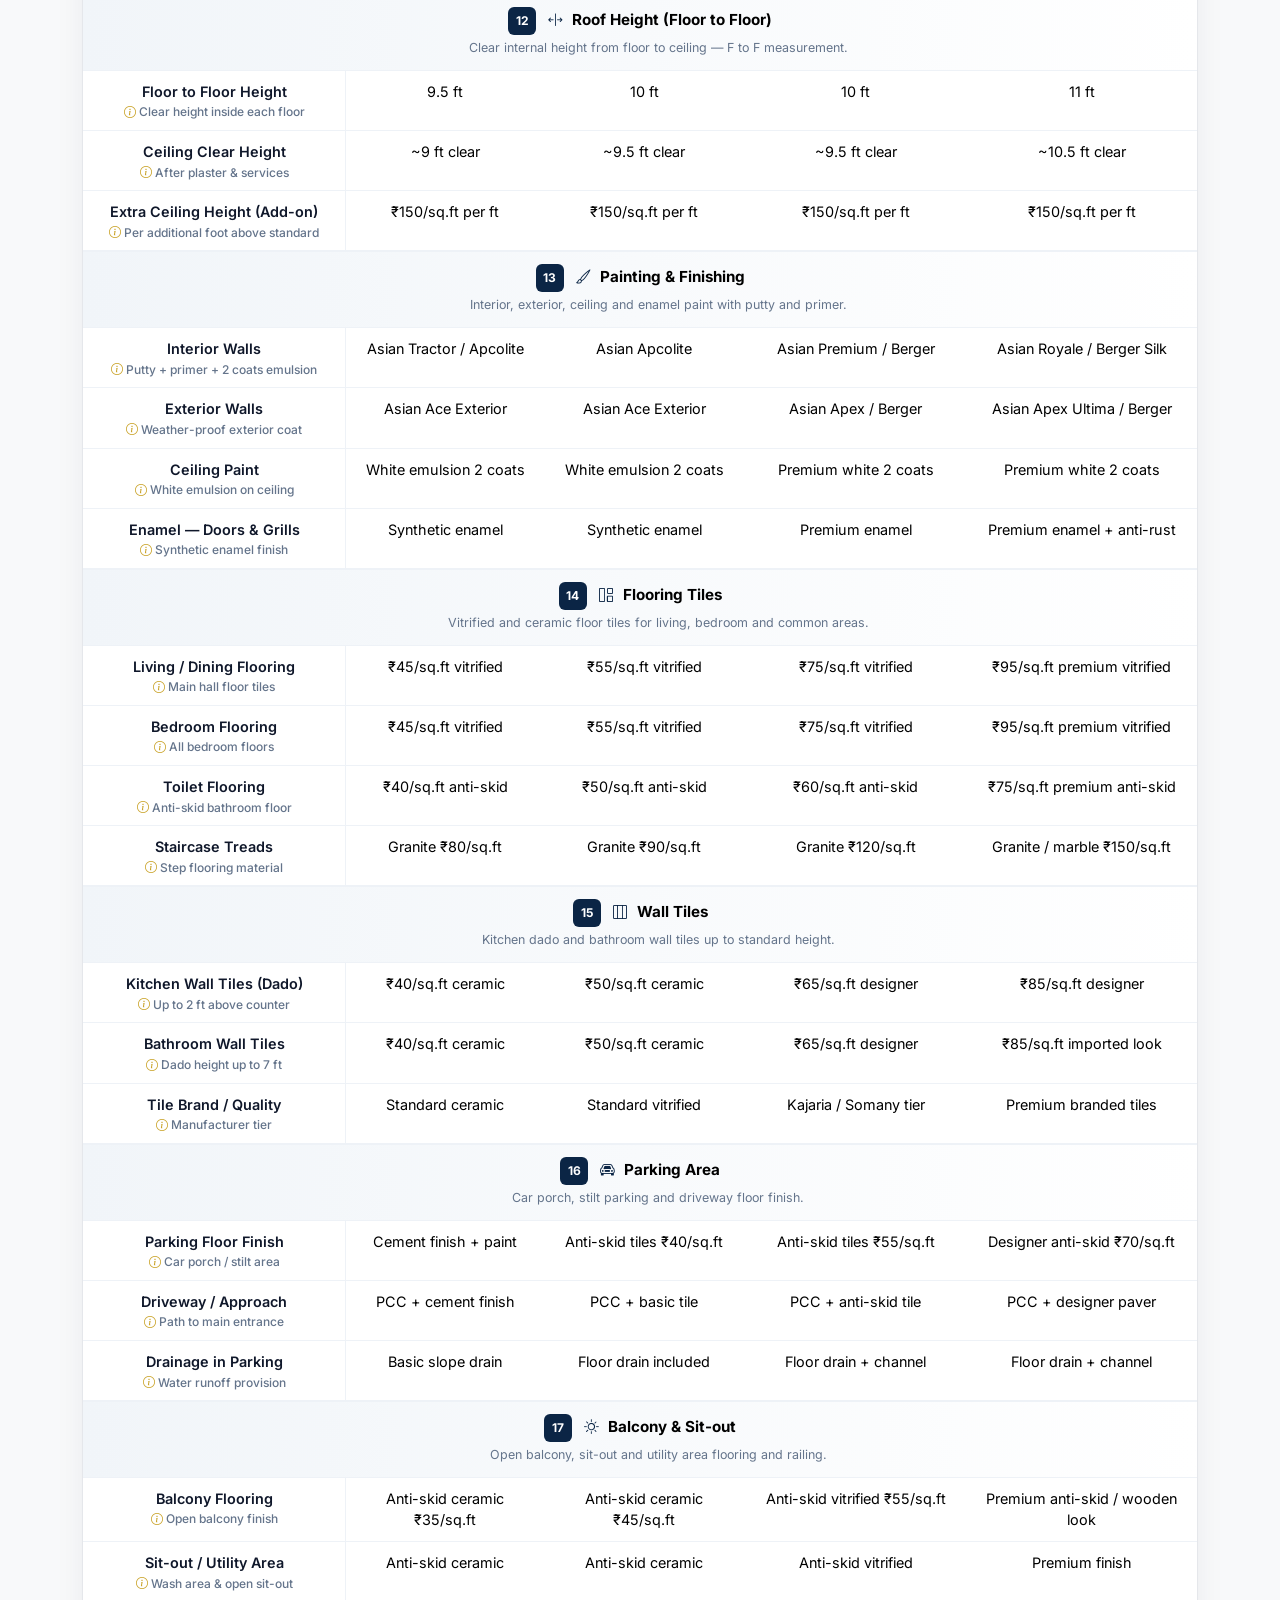
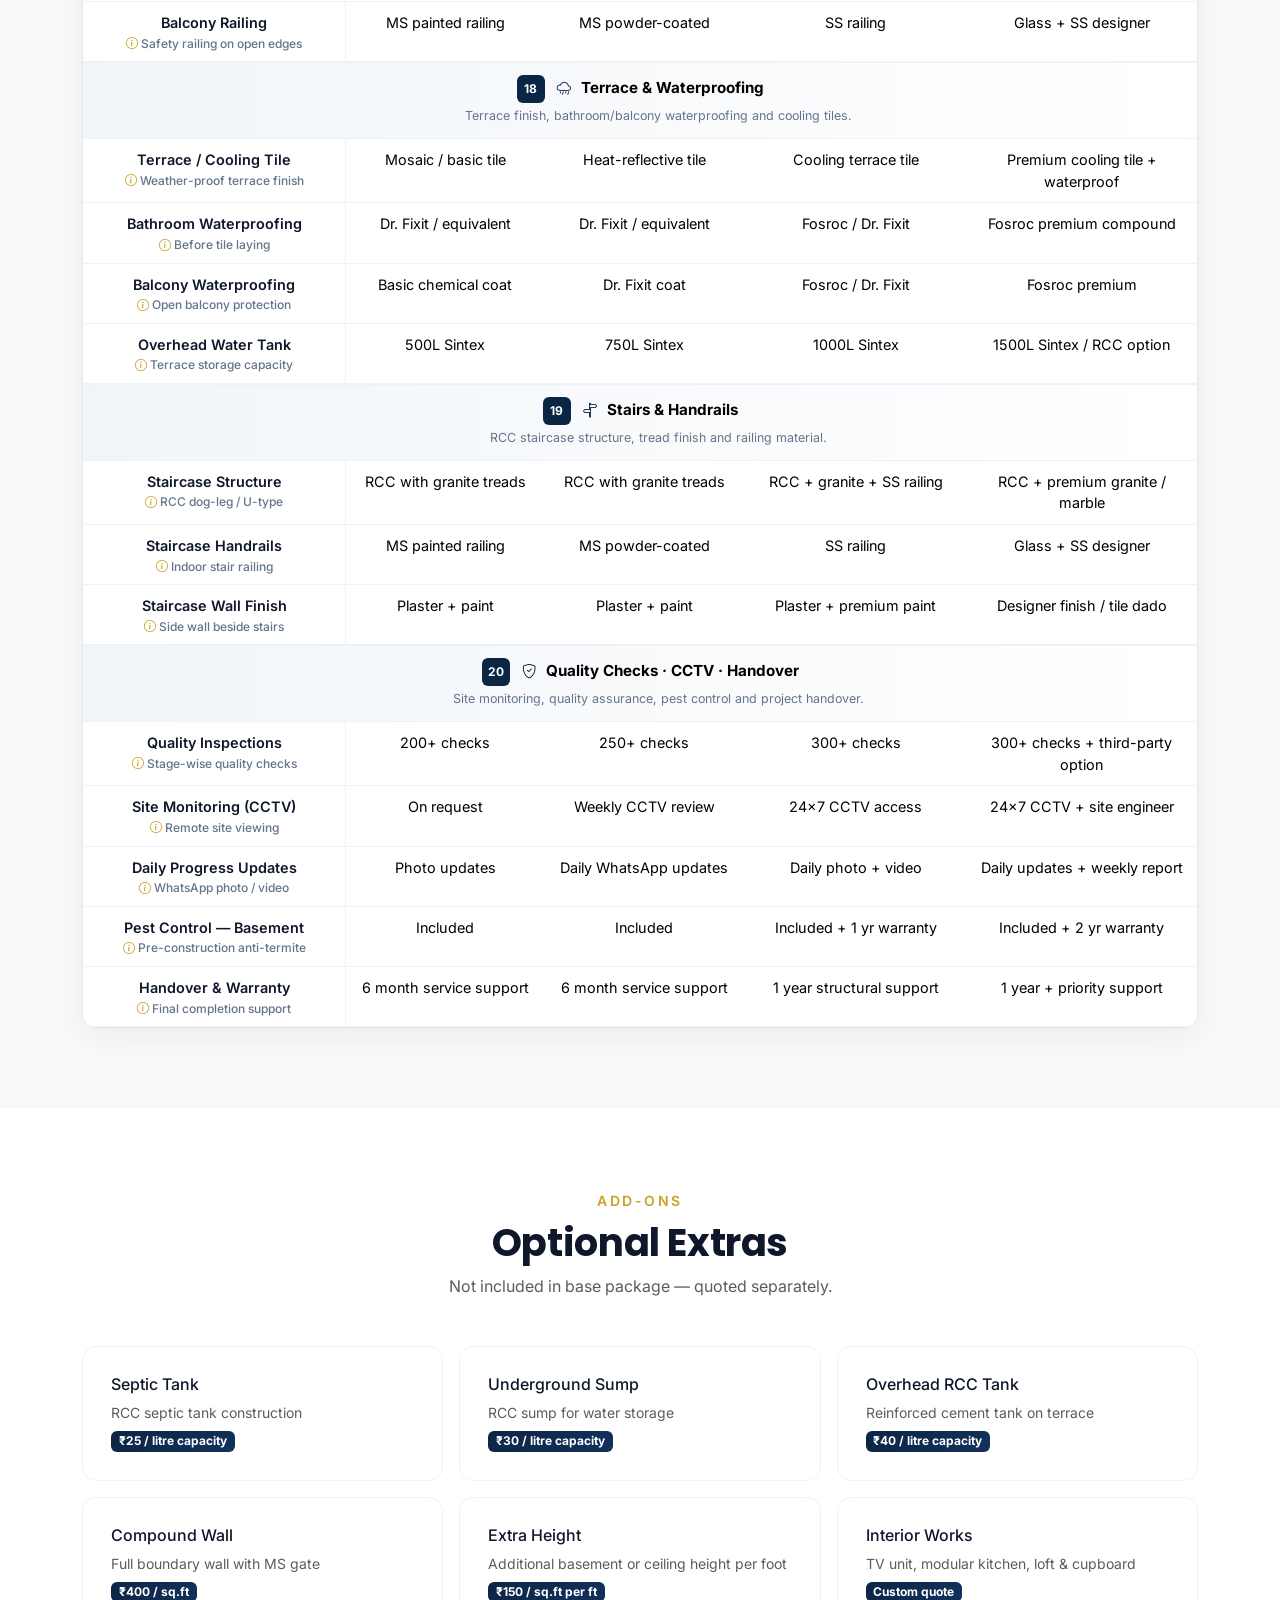
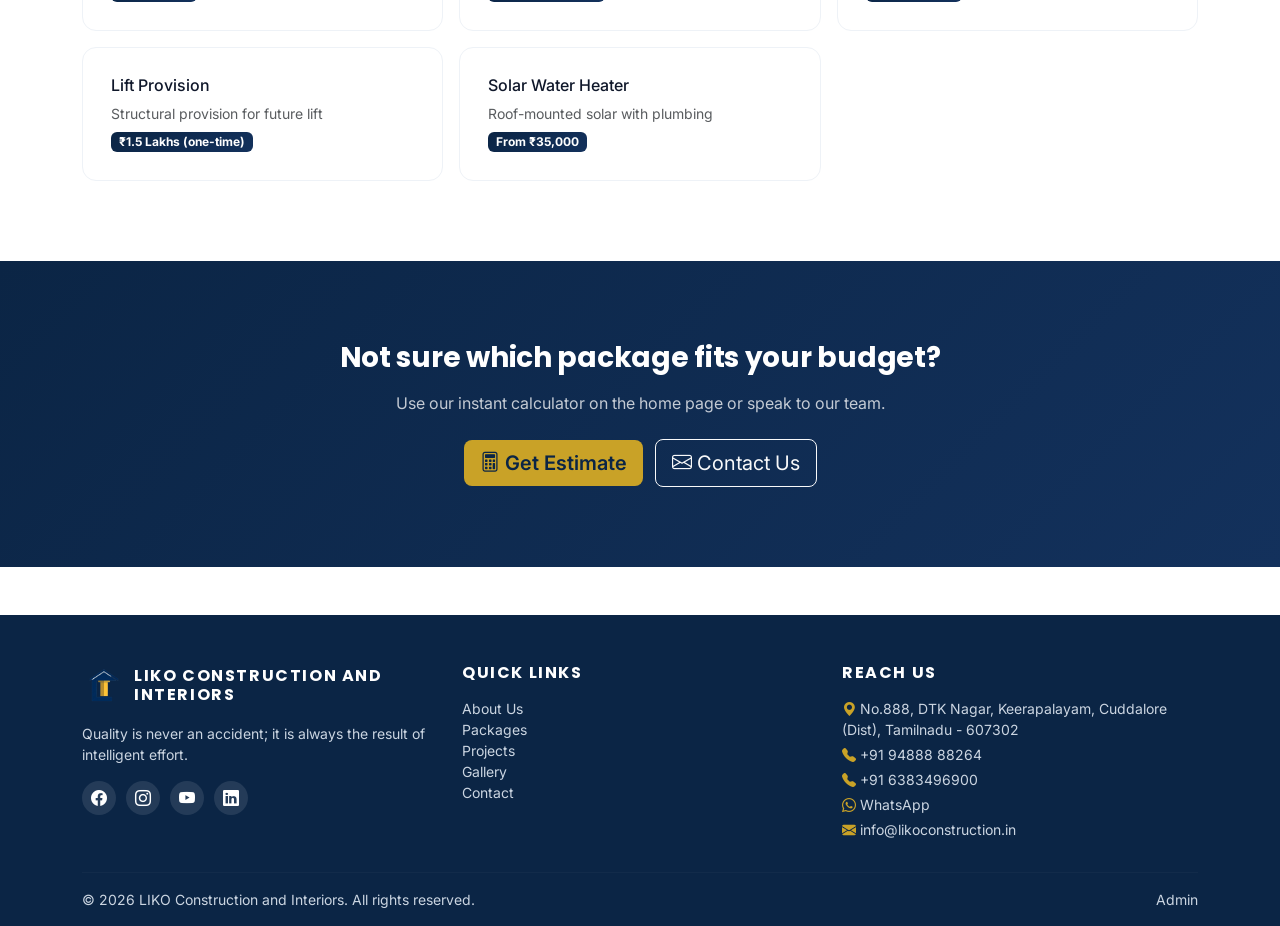
<file: packages.html>
<!doctype html><html lang="en"><head>
<meta charset="utf-8"><meta name="viewport" content="width=device-width,initial-scale=1">
<title>Packages & Pricing | LIKO Construction</title>
<meta name="description" content="Compare LIKO Construction packages: Prime, Essential, Signature, Elite. Full specification breakdown — cement, plastering, tiles, heights and more.">
<link rel="icon" href="images/favicon.png">
<link href="https://cdn.jsdelivr.net/npm/bootstrap@5.3.3/dist/css/bootstrap.min.css" rel="stylesheet">
<link href="https://cdn.jsdelivr.net/npm/bootstrap-icons@1.11.3/font/bootstrap-icons.css" rel="stylesheet">
<link href="https://fonts.googleapis.com/css2?family=Inter:wght@400;500;600;700&family=Poppins:wght@500;600;700;800&display=swap" rel="stylesheet">
<link rel="stylesheet" href="css/styles.css"></head><body>
<div id="site-header"></div>

<section class="hero" style="padding:60px 0">
  <div class="container">
    <h1>Packages & Pricing</h1>
    <p class="lead">Transparent, all-inclusive per-sq.ft rates with full specification details.</p>
  </div>
</section>

<section class="section">
  <div class="container">
    <div class="section-title text-center">
      <small>Choose Your Tier</small>
      <h2>Four Packages. One Standard of Quality.</h2>
    </div>
    <div class="row g-4" id="pkgRow"></div>
    <div class="text-center mt-4 small text-muted">* Quote valid for 30 days. Applicable for built-up area above 1500 sq.ft. Specifications can be customized.</div>
  </div>
</section>

<section class="section bg-light" id="comparison">
  <div class="container">
    <div class="section-title text-center">
      <small>Full Breakdown</small>
      <h2>Detailed Package Comparison</h2>
      <p class="text-muted mx-auto" style="max-width:720px">All <strong>20 specification categories</strong> below are included in your per-sq.ft rate — from cement grade and plastering to floor tiles, balcony finish, basement height and roof height (F to F).</p>
    </div>
    <div id="specComparison"></div>
  </div>
</section>

<section class="section">
  <div class="container">
    <div class="section-title text-center">
      <small>Add-ons</small>
      <h2>Optional Extras</h2>
      <p class="text-muted">Not included in base package — quoted separately.</p>
    </div>
    <div class="row g-3" id="addonRow"></div>
  </div>
</section>

<section class="section bg-brand text-white">
  <div class="container text-center">
    <h3 class="mb-3">Not sure which package fits your budget?</h3>
    <p class="mb-4 opacity-75">Use our instant calculator on the home page or speak to our team.</p>
    <a href="index.html#estimate" class="btn btn-gold btn-lg me-2"><i class="bi bi-calculator"></i> Get Estimate</a>
    <a href="contact.html" class="btn btn-outline-light btn-lg"><i class="bi bi-envelope"></i> Contact Us</a>
  </div>
</section>

<div id="site-footer"></div>
<script src="https://cdn.jsdelivr.net/npm/bootstrap@5.3.3/dist/js/bootstrap.bundle.min.js"></script>
<script src="js/app.js"></script>
<script>
(async()=>{
  const s = await mountChrome('packages');
  document.getElementById('pkgRow').innerHTML = renderPackageCards(s.packages, {showBtn:true});
  document.getElementById('specComparison').innerHTML = renderSpecComparison(s);
  document.getElementById('addonRow').innerHTML = renderAddons(s.addons);
})();
</script>
</body></html>
</file>
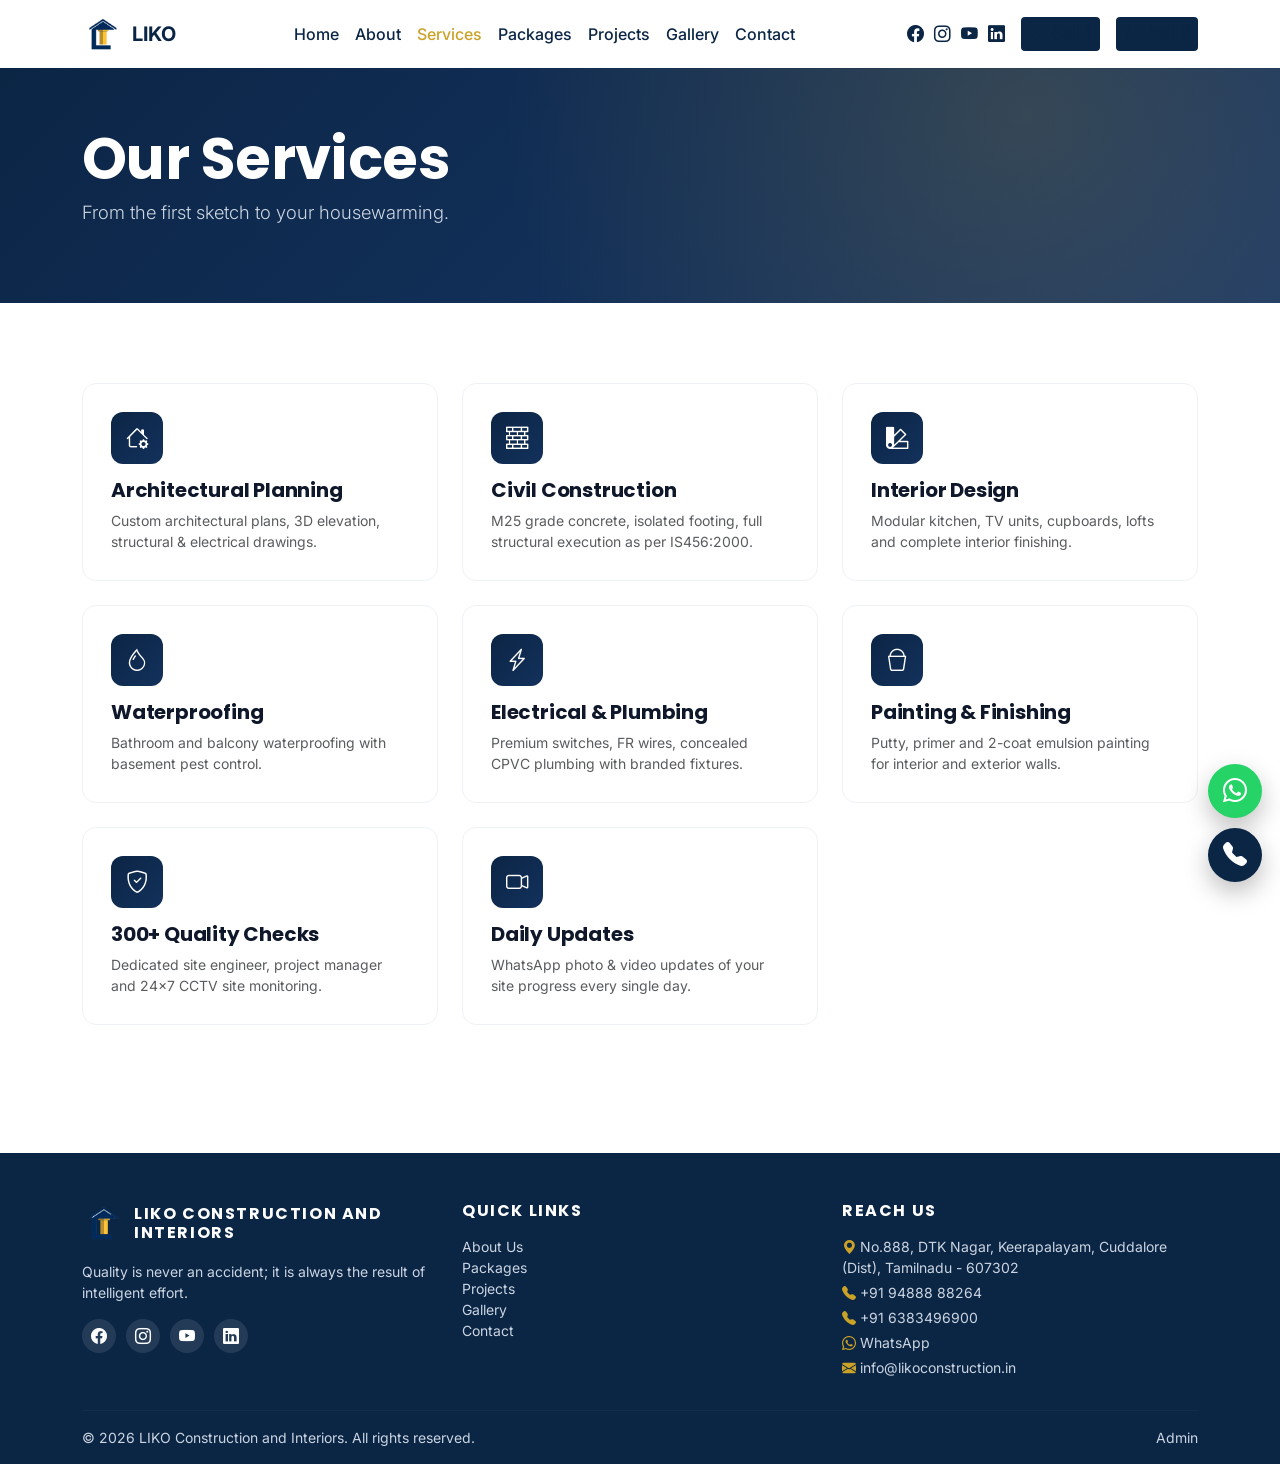
<file: services.html>
<!doctype html><html lang="en"><head>
<meta charset="utf-8"><meta name="viewport" content="width=device-width,initial-scale=1">
<title>Services | LIKO Construction</title>
<meta name="description" content="Full-service home construction: architectural design, civil works, interiors, plumbing, electrical and finishing.">
<link rel="icon" href="images/favicon.png">
<link href="https://cdn.jsdelivr.net/npm/bootstrap@5.3.3/dist/css/bootstrap.min.css" rel="stylesheet">
<link href="https://cdn.jsdelivr.net/npm/bootstrap-icons@1.11.3/font/bootstrap-icons.css" rel="stylesheet">
<link href="https://fonts.googleapis.com/css2?family=Inter:wght@400;500;600;700&family=Poppins:wght@500;600;700;800&display=swap" rel="stylesheet">
<link rel="stylesheet" href="css/styles.css"></head><body>
<div id="site-header"></div>
<section class="hero" style="padding:60px 0"><div class="container"><h1>Our Services</h1><p class="lead">From the first sketch to your housewarming.</p></div></section>
<section class="section"><div class="container"><div class="row g-4" id="svcRow"></div></div></section>
<div id="site-footer"></div>
<script src="https://cdn.jsdelivr.net/npm/bootstrap@5.3.3/dist/js/bootstrap.bundle.min.js"></script>
<script src="js/app.js"></script>
<script>(async()=>{const s=await mountChrome('services');document.getElementById('svcRow').innerHTML=renderServices(s.services,'col-md-6 col-lg-4','h5');})();</script>
</body></html>
</file>
<file: css/styles.css>
:root{
  --brand:#0b2545;
  --brand-2:#13315c;
  --gold:#c9a227;
  --ink:#0f172a;
  --muted:#64748b;
  --bg:#f8fafc;
}
html{scroll-behavior:smooth}
body{font-family:'Inter','Segoe UI',system-ui,sans-serif;color:var(--ink);background:#fff}
h1,h2,h3,h4,h5{font-family:'Poppins','Inter',sans-serif;font-weight:700;letter-spacing:-.01em}
.text-brand{color:var(--brand)!important}
.bg-brand{background:var(--brand)!important;color:#fff}
.bg-gold{background:var(--gold)!important;color:#0b2545}
.text-gold{color:var(--gold)!important}
.btn-brand{background:var(--brand);color:#fff;border:0}
.btn-brand:hover{background:var(--brand-2);color:#fff}
.btn-gold{background:var(--gold);color:#0b2545;border:0;font-weight:600}
.btn-gold:hover{background:#b48d18;color:#0b2545}
.btn-whatsapp{background:#25d366;color:#fff;border:0}
.btn-whatsapp:hover{background:#1da851;color:#fff}

.navbar-brand img{height:42px}
.navbar{box-shadow:0 1px 0 rgba(0,0,0,.05)}
.navbar .nav-link{color:#0b2545;font-weight:500}
.navbar .nav-link.active,.navbar .nav-link:hover{color:var(--gold)}
.social-ic{width:34px;height:34px;display:inline-flex;align-items:center;justify-content:center;border-radius:50%;background:rgba(255,255,255,.1);color:#fff;margin-right:6px;text-decoration:none}
.social-ic:hover{background:var(--gold);color:#0b2545}
.header-social a{color:var(--brand);margin-left:10px;font-size:1.05rem}
.header-social a:hover{color:var(--gold)}

.hero{position:relative;background:linear-gradient(135deg,#0b2545 0%,#13315c 60%,#1b3a6b 100%);color:#fff;overflow:hidden}
.hero::after{content:"";position:absolute;inset:0;background:radial-gradient(circle at 80% 20%,rgba(201,162,39,.18),transparent 50%)}
.hero .container{position:relative;z-index:2}
.hero h1{font-size:clamp(2rem,4.5vw,3.6rem);line-height:1.1}
.hero .lead{color:#cbd5e1;font-size:1.15rem}
.hero-img{border-radius:18px;box-shadow:0 30px 60px rgba(0,0,0,.35);max-height:560px;object-fit:cover;width:100%}
.hero-badges span{background:rgba(255,255,255,.08);border:1px solid rgba(255,255,255,.15);padding:.4rem .8rem;border-radius:999px;font-size:.85rem;margin:.2rem;display:inline-block}

.section{padding:80px 0}
.section-sm{padding:48px 0}
.section-title{margin-bottom:48px}
.section-title small{color:var(--gold);font-weight:600;letter-spacing:.18em;text-transform:uppercase}
.section-title h2{font-size:clamp(1.7rem,3vw,2.4rem);margin-top:.5rem}

.feature-card{background:#fff;border:1px solid #eef2f7;border-radius:14px;padding:28px;height:100%;transition:.25s}
.feature-card:hover{transform:translateY(-4px);box-shadow:0 14px 34px rgba(11,37,69,.08);border-color:transparent}
.feature-card .ic{width:52px;height:52px;border-radius:12px;background:linear-gradient(135deg,var(--brand),var(--brand-2));color:#fff;display:flex;align-items:center;justify-content:center;font-size:1.4rem;margin-bottom:14px}

.pkg-card{border:1px solid #e5e7eb;border-radius:16px;padding:28px;height:100%;background:#fff;transition:.25s;position:relative;overflow:hidden}
.pkg-card .price{font-size:2.1rem;font-weight:800;color:var(--brand)}
.pkg-card .price small{font-size:.9rem;color:var(--muted);font-weight:500}
.pkg-card ul{list-style:none;padding:0;margin:16px 0}
.pkg-card ul li{padding:6px 0;color:#374151;display:flex;gap:8px;font-size:.93rem}
.pkg-card ul li::before{content:"✓";color:var(--gold);font-weight:700}
.pkg-card.featured{border:2px solid var(--gold);transform:scale(1.02)}
.pkg-card .ribbon{position:absolute;top:14px;right:-32px;background:var(--gold);color:#0b2545;padding:4px 40px;font-size:.75rem;font-weight:700;transform:rotate(35deg)}

.estimate-box{background:#fff;border-radius:18px;padding:28px;box-shadow:0 20px 50px rgba(11,37,69,.12)}
.estimate-result{background:var(--bg);border-radius:12px;padding:18px;margin-top:16px}
.estimate-result table{margin:0}
.estimate-result th{color:var(--brand)}

footer{background:#0b2545;color:#cbd5e1}
footer h5{color:#fff;margin-bottom:16px;font-size:1rem;text-transform:uppercase;letter-spacing:.1em}
footer a{color:#cbd5e1;text-decoration:none}
footer a:hover{color:var(--gold)}

.float-buttons{position:fixed;right:18px;bottom:18px;z-index:1000;display:flex;flex-direction:column;gap:10px}
.float-buttons a{width:54px;height:54px;border-radius:50%;display:flex;align-items:center;justify-content:center;font-size:1.5rem;color:#fff;box-shadow:0 10px 24px rgba(0,0,0,.25);text-decoration:none}
.fb-call{background:var(--brand)}
.fb-wa{background:#25d366}

.gallery-img{border-radius:12px;width:100%;height:240px;object-fit:cover;cursor:pointer;transition:.25s}
.gallery-img:hover{transform:scale(1.03)}

.admin-card{max-width:420px;margin:80px auto;padding:32px;background:#fff;border-radius:14px;box-shadow:0 20px 50px rgba(0,0,0,.08)}
.admin-tabs .nav-link{white-space:nowrap;font-size:.9rem}
.admin-row-card{background:#f8fafc;border:1px solid #e5e7eb;border-radius:10px;padding:12px;margin-bottom:10px}
.admin-spec-cat{border:1px solid #e5e7eb;border-radius:12px;margin-bottom:20px;overflow:hidden}
.admin-spec-cat-head{display:flex;flex-wrap:wrap;gap:8px;align-items:center;padding:12px 14px;background:linear-gradient(135deg,#0b2545,#13315c);color:#fff}
.admin-spec-cat-head .form-control{background:rgba(255,255,255,.95)}
.admin-spec-cat-head .spec-cat-num{background:var(--gold);color:#0b2545}
.admin-spec-table{font-size:.85rem}
.admin-spec-table th{background:#f1f5f9;font-size:.78rem;text-transform:uppercase;letter-spacing:.04em}
.admin-spec-table td,.admin-spec-table th{vertical-align:middle}
.admin-img-section{border:1px solid #e5e7eb;border-radius:12px;padding:16px;background:#fafbfc}
.admin-img-card{background:#fff;border:1px solid #e5e7eb;border-radius:10px;padding:12px;margin-bottom:10px}
.admin-img-preview{width:100px;height:75px;object-fit:cover;border-radius:8px;border:1px solid #e2e8f0;background:#f1f5f9}
.btn-outline-brand{border:1px solid var(--brand);color:var(--brand)}
.btn-outline-brand:hover{background:var(--brand);color:#fff}

.spec-cat-num{display:inline-flex;align-items:center;justify-content:center;min-width:28px;height:28px;border-radius:6px;background:var(--brand);color:#fff;font-size:.75rem;font-weight:700;margin-right:8px}
.spec-table-wrap{border:1px solid #e5e7eb;border-radius:14px;overflow:auto;max-height:none;box-shadow:0 8px 30px rgba(11,37,69,.06)}
.spec-table{margin:0;font-size:.9rem}
.spec-table thead th{position:sticky;top:0;z-index:3;background:#0b2545;color:#fff;border:0;padding:14px 12px;vertical-align:bottom}
.spec-col-label{position:sticky;left:0;z-index:2;background:#fff;min-width:220px;max-width:280px;font-weight:500;border-right:1px solid #eef2f7}
.spec-table thead .spec-col-label{background:#082038;color:#fff;z-index:4}
.spec-col-pkg{min-width:150px;text-align:center}
.spec-pkg-name{display:block;font-weight:700;font-size:.85rem}
.spec-pkg-rate{display:block;font-size:.75rem;color:var(--gold);font-weight:600;margin-top:2px}
.spec-cat-row td{background:linear-gradient(90deg,#f1f5f9,#fff)!important;padding:12px 14px!important;border-top:2px solid #e2e8f0}
.spec-cat-row .spec-cat-desc{display:block;font-size:.78rem;color:var(--muted);font-weight:400;margin-top:4px;margin-left:36px}
.spec-cat-row strong{font-size:.95rem}
.spec-cat-row i{color:var(--brand);margin-right:6px}
.spec-label{display:block;font-weight:600;color:var(--ink)}
.spec-hint{display:block;font-size:.75rem;color:var(--muted);margin-top:2px;line-height:1.3}
.spec-hint i{color:var(--gold)}
.spec-table tbody td{text-align:center;padding:10px 12px;border-color:#eef2f7}
.spec-table tbody tr:hover td{background:#fafbfc}
.spec-table tbody tr:hover .spec-col-label{background:#fafbfc}
.spec-mobile-cat{border:1px solid #e5e7eb;border-radius:12px;margin-bottom:10px;overflow:hidden;background:#fff}
.spec-mobile-toggle{width:100%;border:0;background:#f8fafc;padding:14px 16px;display:flex;justify-content:space-between;align-items:center;font-weight:600;color:var(--brand)}
.spec-mobile-item{border-top:1px solid #eef2f7;padding:12px 16px}
.spec-mobile-label{font-weight:600;margin-bottom:8px}
.spec-mobile-label small{display:block;font-weight:400;color:var(--muted);margin-top:2px}
.spec-mobile-val{display:flex;justify-content:space-between;gap:12px;padding:4px 0;font-size:.88rem;border-bottom:1px dashed #f1f5f9}
.spec-mobile-val span{color:var(--muted);font-size:.8rem}
.bg-brand{background:linear-gradient(135deg,#0b2545,#13315c)!important}

@media (max-width: 768px){
  .section{padding:56px 0}
  .pkg-card.featured{transform:none}
  .hero{padding:48px 0}
}
</file>
